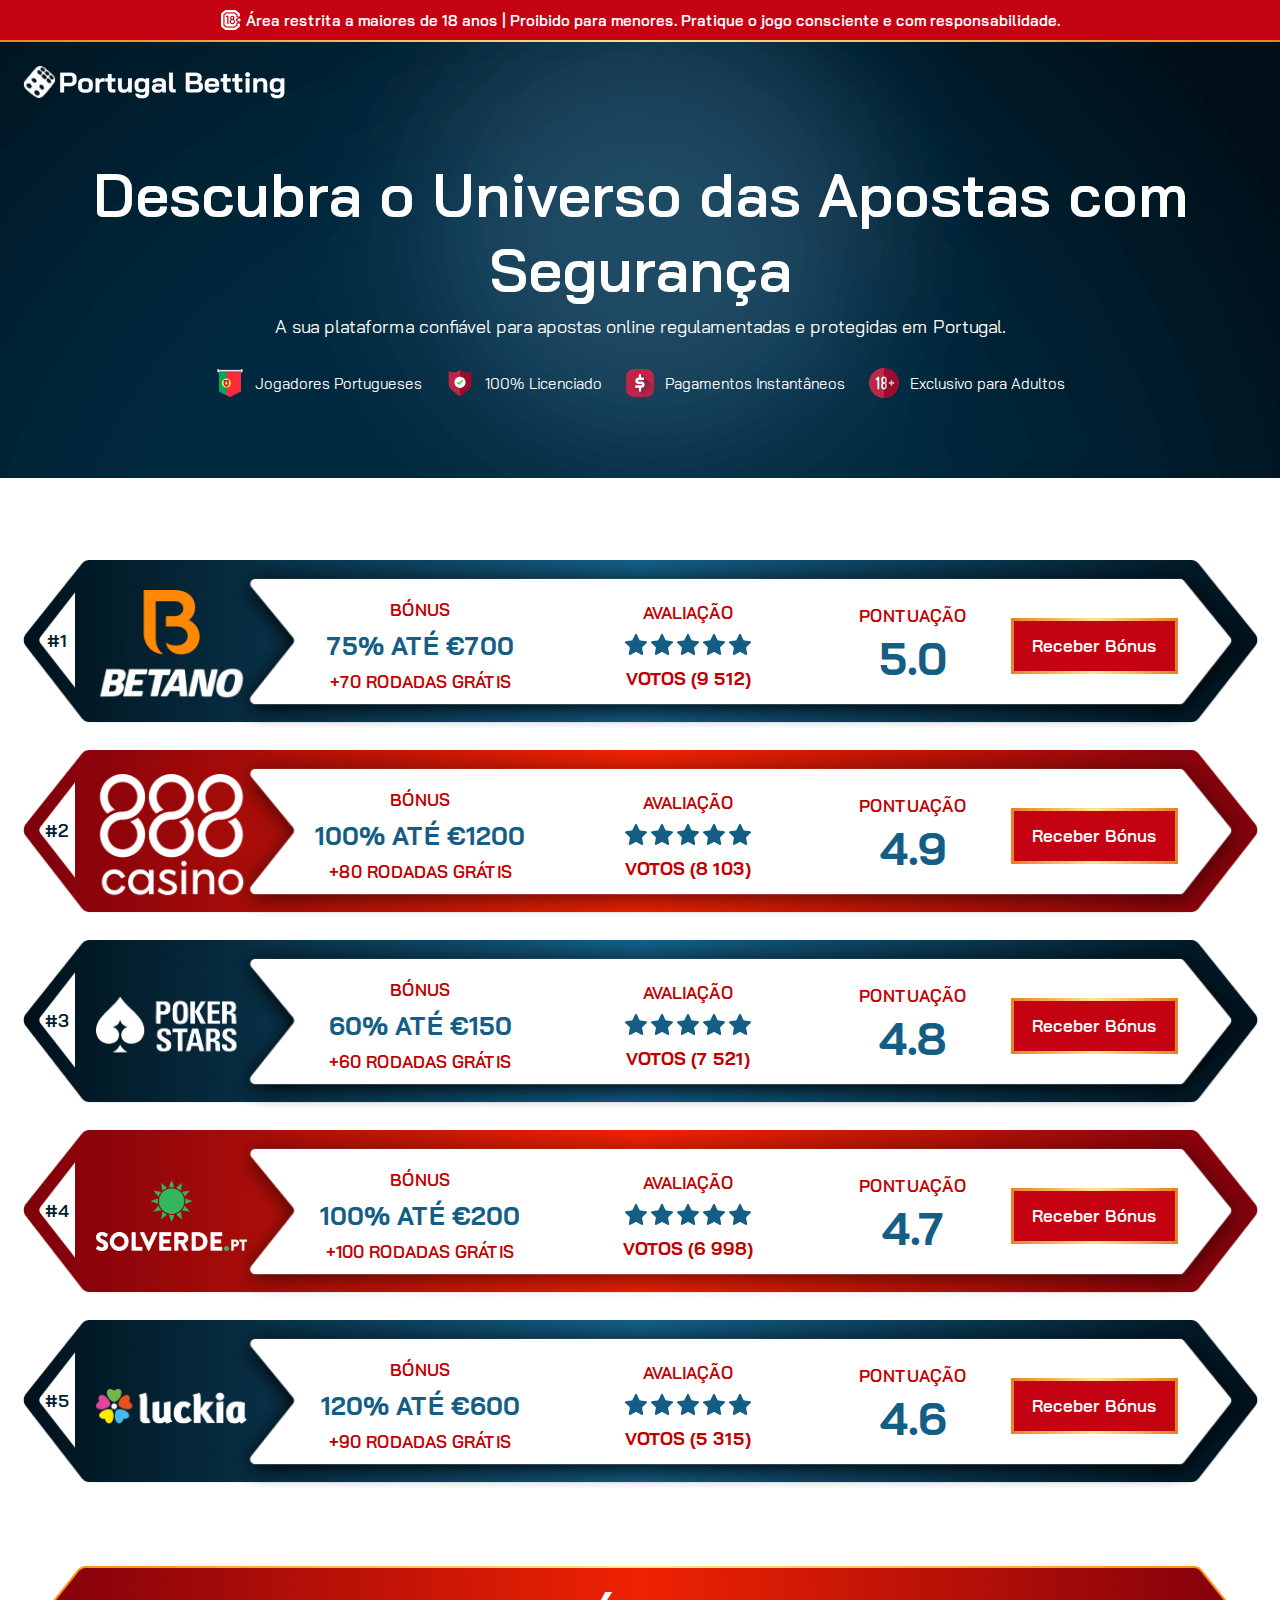
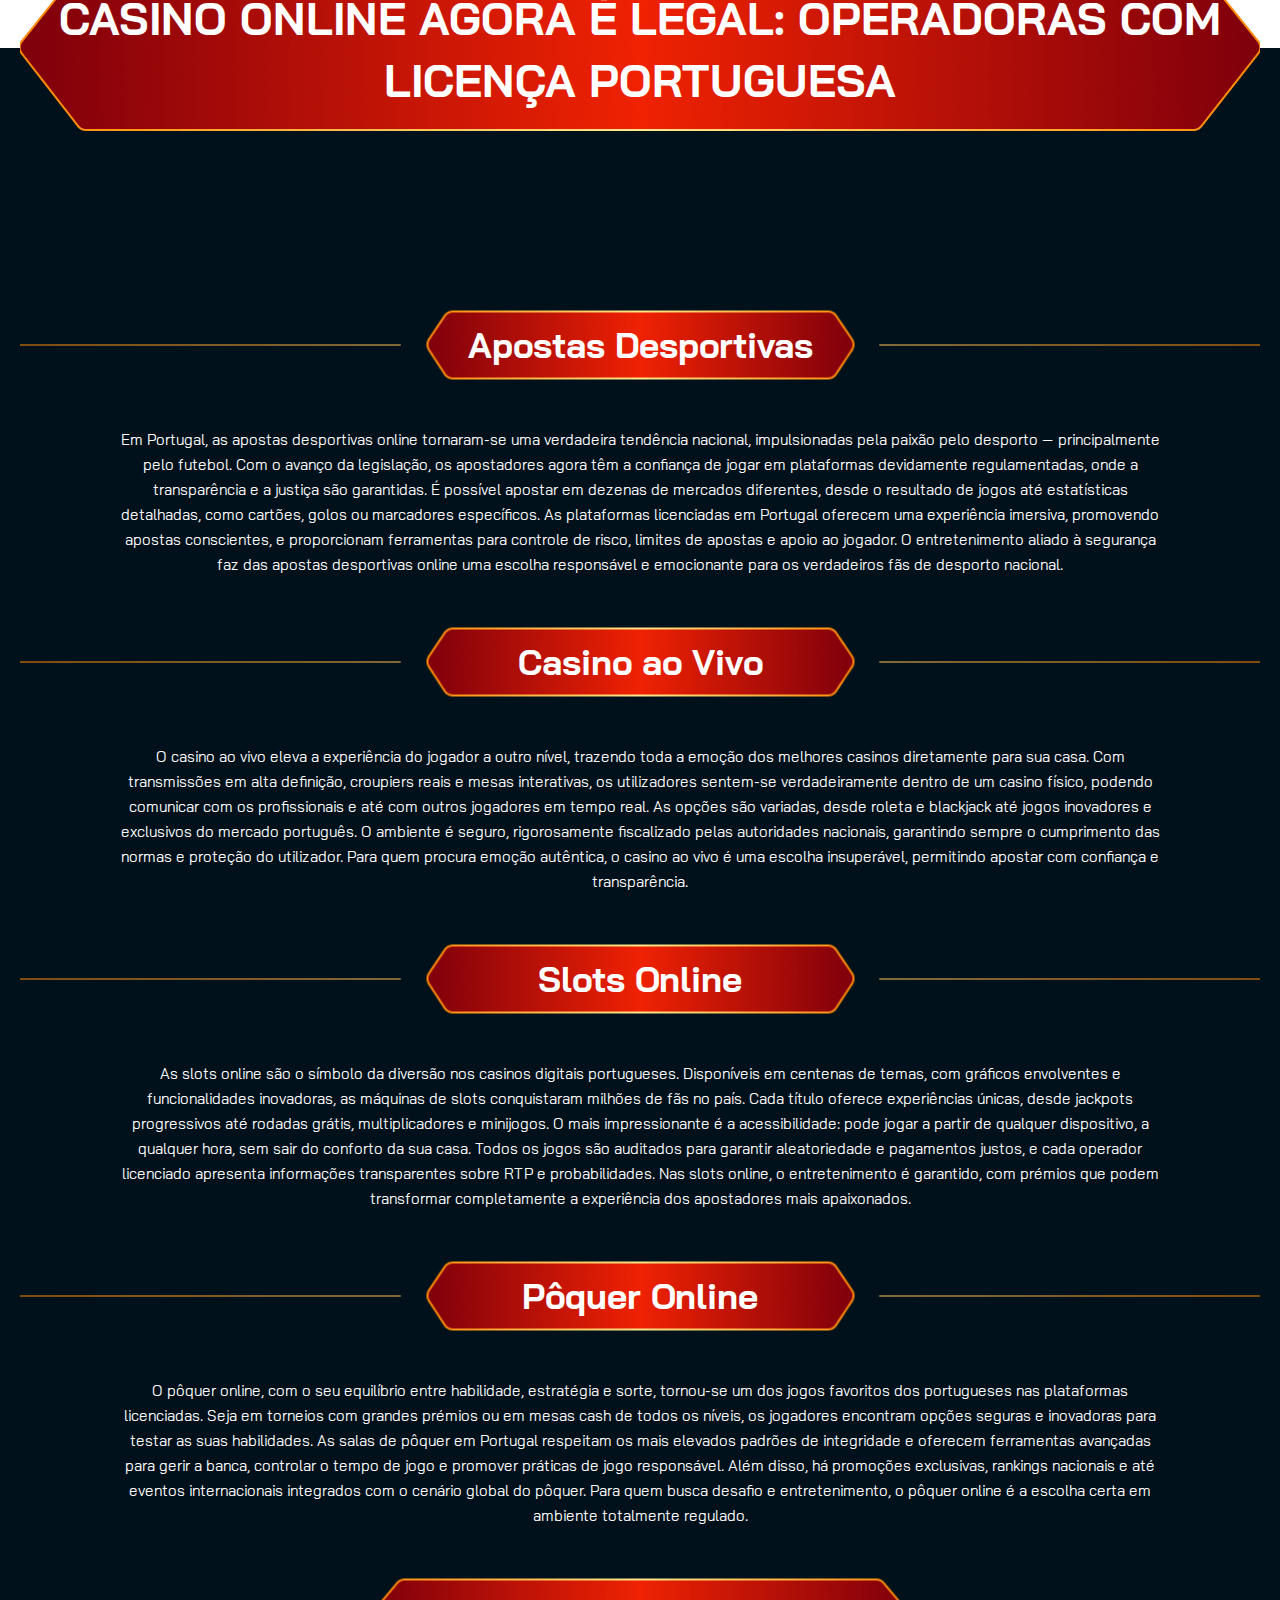
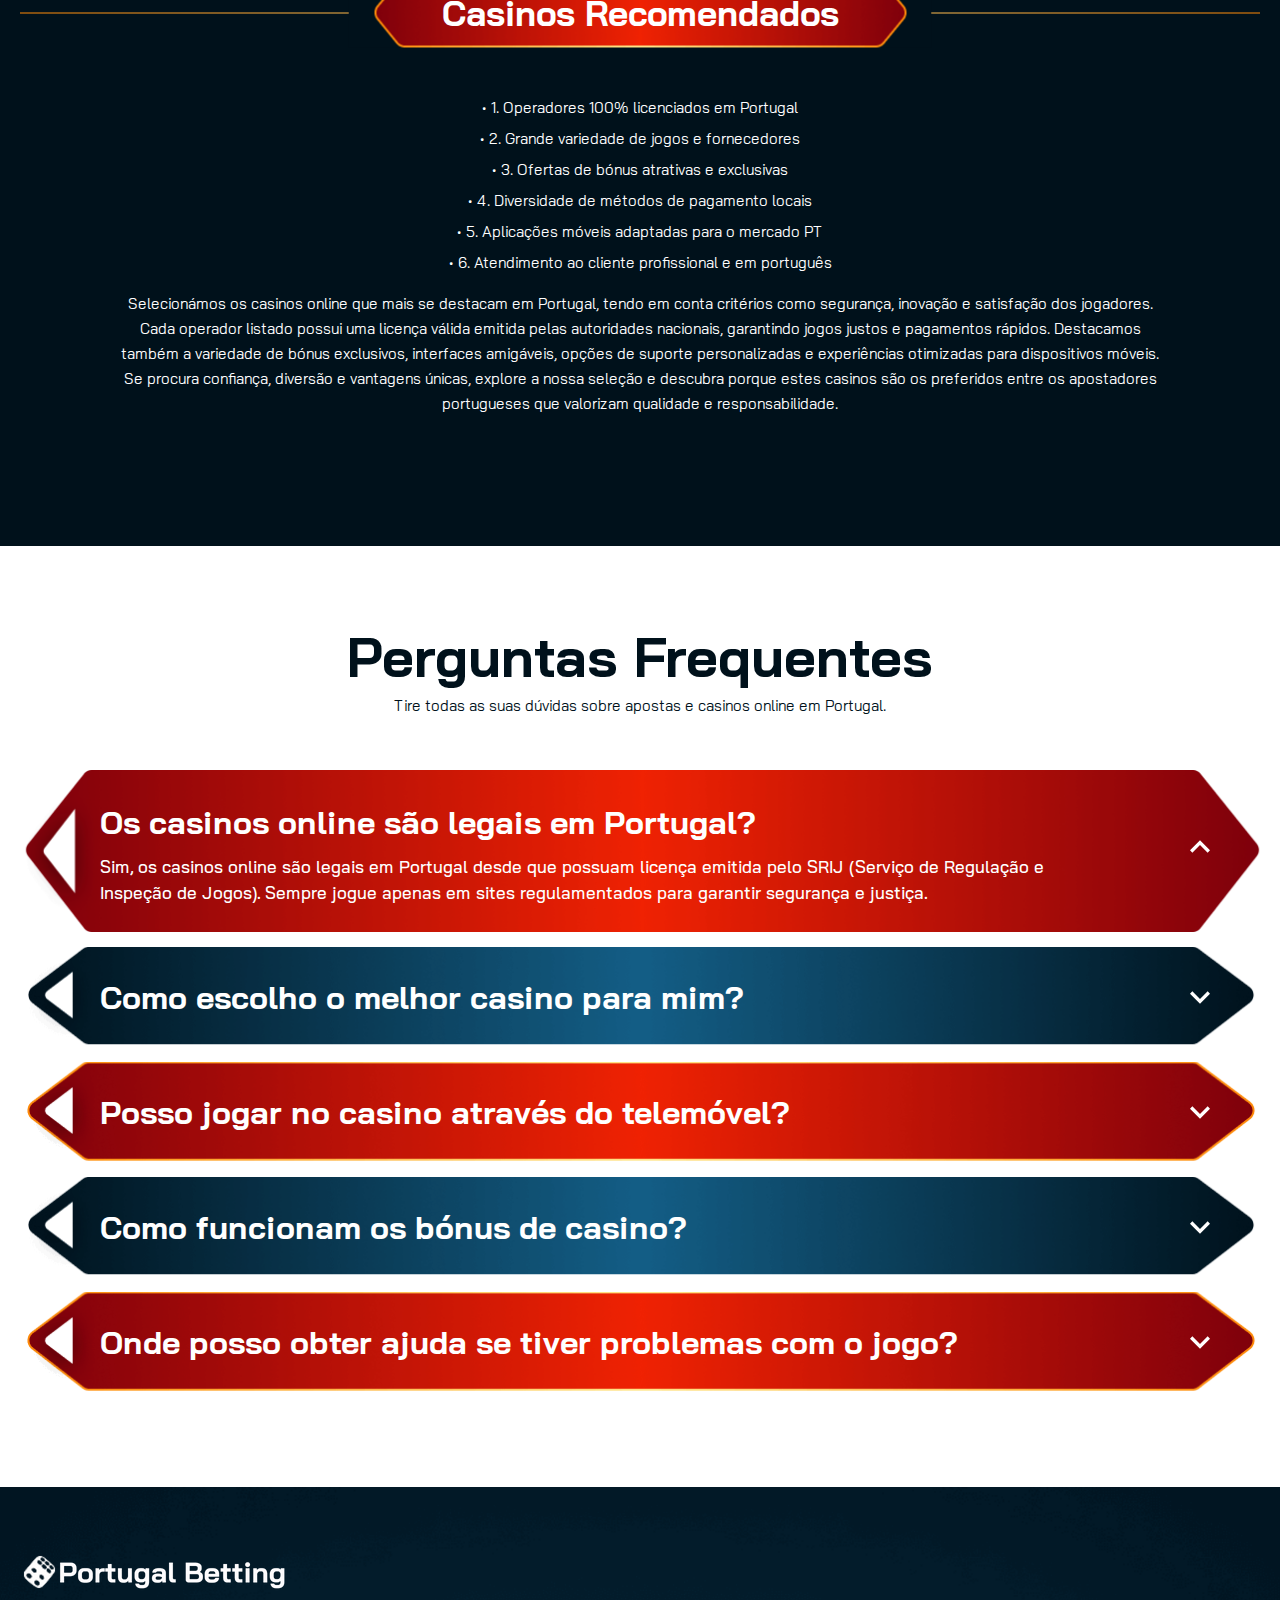
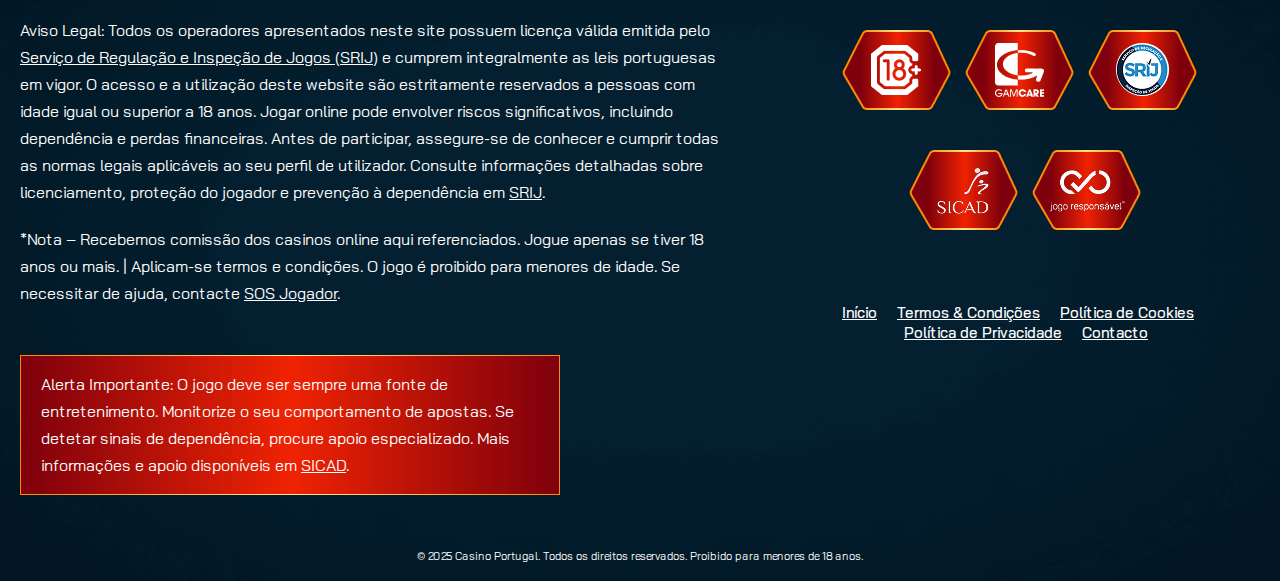
<file: index.html>
<!DOCTYPE html>
<html lang="pt">
	<head>
		<meta charset="UTF-8">
		<meta http-equiv="X-UA-Compatible" content="IE=edge">
		<meta name="viewport" content="width=device-width, initial-scale=1, shrink-to-fit=no">
		<meta name="keywords" content="melhores sites apostas Portugal, comparação casas de apostas, bónus exclusivos apostas, apostas desportivas online, apostas seguras Portugal, análise casas apostas, guia apostas 2025, avaliações sites apostas, apostas futebol Portugal, apostas confiáveis">
		<meta name="description" content="Explore o ranking exclusivo de 2025 dos melhores sites de apostas em Portugal em demoportugalsite.pt. Descubra bónus, análises detalhadas e recomendações especializadas para apostar com confiança.">
		<meta name="author" content="demoportugalsite.pt">
		<meta name="designer" content="demoportugalsite.pt">
		<meta name="publisher" content="demoportugalsite.pt">
		<meta name="copyright" content="&copy; 2025 demoportugalsite.pt">
		<meta name="language" content="Portuguese">
		<meta name="robots" content="index, follow">
		<meta name="reply-to" content="contact@demoportugalsite.pt">
		<title>Top Sites de Apostas Portugal 2025 | demoportugalsite.pt</title>
		<link rel="shortcut icon" href="img/favIC0nDPgt1.png" type="image/x-icon">
		<link rel="stylesheet" href="sTyleDPgt100.css">
		<link rel="stylesheet" href="css/respOnsiveDPgt200.css">
	</head>

	<body>
		<section class="csnptgl20-top18plus-area">
			<div class="csnptgl20-headertop-part">
				<p>
					<img src="img/ptgL18Dpgtx12.png" alt="Aviso de Acesso Restrito 18+" />
					Área restrita a maiores de 18 anos | Proibido para menores. Pratique o jogo consciente e com responsabilidade.
				</p>
			</div>
		</section>
		<section class="mobileheadbg-bg">
			<section class="csnptgl20-headbg-area">

				<header class="csnptgl20header-area">
					<div class="container">
						<div class="csnptgl20logo-part">
							<a href="index.html"><img src="img/logo.png" alt="logo" /></a>
						</div>
					</div>
				</header>

				<section class="hero-area">
					<div class="container">
						<div class="hero-part">
							<h1>Descubra o Universo das Apostas com Segurança</h1>
							<p>A sua plataforma confiável para apostas online regulamentadas e protegidas em Portugal.</p>
							<ul>
								<li>
									<img src="img/hrIcPtgL01d.png" alt="Ícone Apostas Portugal" />
									<h6>Jogadores Portugueses</h6>
								</li>
								<li>
									<img src="img/hrIcPtgL02d.png" alt="Ícone Licença Legal" />
									<h6>100% Licenciado</h6>
								</li>
								<li>
									<img src="img/hrIcPtgL03d.png" alt="Ícone Pagamento Rápido" />
									<h6>Pagamentos Instantâneos</h6>
								</li>
								<li>
									<img src="img/hrIcPtgL04d.png" alt="Ícone Só para Adultos" />
									<h6>Exclusivo para Adultos</h6>
								</li>
							</ul>
						</div>
					</div>
				</section>
			</section>
		</section>
		<section class="csnptgl20-ofrbs-box-area">
			<div class="container">
				<div class="csnptgl20-ofrbs-boxpart">

					<div class="mobileofrbs-boxbg1">
						<div class="main-csnptgl20-ofrbs-box  ofrbs-boxbg1">
							<div class="mainoffer">
								<div class="offer">
									<img src="img/ofBgPtgL01n8.png" alt="Fundo Oferta Betano Portugal" class="offerbg1" />
									<img src="img/ofBgPtgL01n9.png" alt="Fundo Secundário Oferta Betano" class="offerbg2" />
									<p>#1</p>
								</div>
							</div>
							<div class="csnptgl20-ofrbs-boxleft">
								<div class="csnptgl20-ofrbs-boxlogo">
									<div class="csnptgl20logosbox">
										<a href="https://www.betano.pt/" target="_blank">
											<img src="img/lgBntPtgL21n.png" alt="Logo Betano Portugal" class="csnptgl20boxlogo" />
										</a>
									</div>
								</div>
							</div>
							<div class="csnptgl20-ofrbs-boxright">
								<div class="csnptgl20-ofrbs-inner1">
									<div class="csnptgl20-ofrbsbox-bonus">
										<h4>Bónus</h4>
										<h3>75% ATÉ €700</h3>
										<p>+70 Rodadas Grátis</p>
									</div>
									<div class="csnptgl20-ofrbsbox-rating">
										<p>Avaliação</p>
										<img src="img/stPtgLrt21n.png" alt="Estrela de Avaliação" />
										<h3>Votos (9 512)</h3>
									</div>
								</div>
								<div class="csnptgl20-ofrbs-inner2">
									<div class="csnptgl20-ofrbsbox-score">
										<p>Pontuação</p>
										<h4>5.0</h4>
									</div>
									<div class="csnptgl20-ofrbs-boxbtn">
										<a href="https://www.betano.pt/" target="_blank">Receber Bónus</a>
									</div>
								</div>
							</div>
						</div>
					</div>

					<div class="mobileofrbs-boxbg2">
						<div class="main-csnptgl20-ofrbs-box  ofrbs-boxbg2">
							<div class="mainoffer">
								<div class="offer">
									<img src="img/ofBgPtgL01n8.png" alt="Fundo Oferta 888 Casino Portugal" class="offerbg1" />
									<img src="img/ofBgPtgL01n9.png" alt="Fundo Secundário Oferta 888" class="offerbg2" />
									<p>#2</p>
								</div>
							</div>
							<div class="csnptgl20-ofrbs-boxleft">
								<div class="csnptgl20-ofrbs-boxlogo">
									<div class="csnptgl20logosbox">
										<a href="https://casino.888.pt/" target="_blank">
											<img src="img/lg888PtgL21n.png" alt="Logo 888 Casino Portugal" class="csnptgl20boxlogo" />
										</a>
									</div>
								</div>
							</div>
							<div class="csnptgl20-ofrbs-boxright">
								<div class="csnptgl20-ofrbs-inner1">
									<div class="csnptgl20-ofrbsbox-bonus">
										<h4>Bónus</h4>
										<h3>100% ATÉ €1200</h3>
										<p>+80 Rodadas Grátis</p>
									</div>
									<div class="csnptgl20-ofrbsbox-rating">
										<p>Avaliação</p>
										<img src="img/stPtgLrt21n.png" alt="Estrela de Avaliação" />
										<h3>Votos (8 103)</h3>
									</div>
								</div>
								<div class="csnptgl20-ofrbs-inner2">
									<div class="csnptgl20-ofrbsbox-score">
										<p>Pontuação</p>
										<h4>4.9</h4>
									</div>
									<div class="csnptgl20-ofrbs-boxbtn">
										<a href="https://casino.888.pt/" target="_blank">Receber Bónus</a>
									</div>
								</div>
							</div>
						</div>
					</div>

					<div class="mobileofrbs-boxbg1">
						<div class="main-csnptgl20-ofrbs-box  ofrbs-boxbg1">
							<div class="mainoffer">
								<div class="offer">
									<img src="img/ofBgPtgL01n8.png" alt="Fundo Oferta PokerStars Portugal" class="offerbg1" />
									<img src="img/ofBgPtgL01n9.png" alt="Fundo Secundário Oferta PokerStars" class="offerbg2" />
									<p>#3</p>
								</div>
							</div>
							<div class="csnptgl20-ofrbs-boxleft">
								<div class="csnptgl20-ofrbs-boxlogo">
									<div class="csnptgl20logosbox">
										<a href="https://www.pokerstars.pt/" target="_blank">
											<img src="img/lgPsPtgL21n.png" alt="Logo PokerStars Portugal" class="csnptgl20boxlogo" />
										</a>
									</div>
								</div>
							</div>
							<div class="csnptgl20-ofrbs-boxright">
								<div class="csnptgl20-ofrbs-inner1">
									<div class="csnptgl20-ofrbsbox-bonus">
										<h4>Bónus</h4>
										<h3>60% ATÉ €150</h3>
										<p>+60 Rodadas Grátis</p>
									</div>
									<div class="csnptgl20-ofrbsbox-rating">
										<p>Avaliação</p>
										<img src="img/stPtgLrt21n.png" alt="Estrela de Avaliação" />
										<h3>Votos (7 521)</h3>
									</div>
								</div>
								<div class="csnptgl20-ofrbs-inner2">
									<div class="csnptgl20-ofrbsbox-score">
										<p>Pontuação</p>
										<h4>4.8</h4>
									</div>
									<div class="csnptgl20-ofrbs-boxbtn">
										<a href="https://www.pokerstars.pt/" target="_blank">Receber Bónus</a>
									</div>
								</div>
							</div>
						</div>
					</div>

					<div class="mobileofrbs-boxbg2">
						<div class="main-csnptgl20-ofrbs-box  ofrbs-boxbg2">
							<div class="mainoffer">
								<div class="offer">
									<img src="img/ofBgPtgL01n8.png" alt="Fundo Oferta Solverde Portugal" class="offerbg1" />
									<img src="img/ofBgPtgL01n9.png" alt="Fundo Secundário Oferta Solverde" class="offerbg2" />
									<p>#4</p>
								</div>
							</div>
							<div class="csnptgl20-ofrbs-boxleft">
								<div class="csnptgl20-ofrbs-boxlogo">
									<div class="csnptgl20logosbox">
										<a href="https://www.solverde.pt/" target="_blank">
											<img src="img/lgSvPtgL21n.png" alt="Logo Solverde Portugal" class="csnptgl20boxlogo" />
										</a>
									</div>
								</div>
							</div>
							<div class="csnptgl20-ofrbs-boxright">
								<div class="csnptgl20-ofrbs-inner1">
									<div class="csnptgl20-ofrbsbox-bonus">
										<h4>Bónus</h4>
										<h3>100% ATÉ €200</h3>
										<p>+100 Rodadas Grátis</p>
									</div>
									<div class="csnptgl20-ofrbsbox-rating">
										<p>Avaliação</p>
										<img src="img/stPtgLrt21n.png" alt="Estrela de Avaliação" />
										<h3>Votos (6 998)</h3>
									</div>
								</div>
								<div class="csnptgl20-ofrbs-inner2">
									<div class="csnptgl20-ofrbsbox-score">
										<p>Pontuação</p>
										<h4>4.7</h4>
									</div>
									<div class="csnptgl20-ofrbs-boxbtn">
										<a href="https://www.solverde.pt/" target="_blank">Receber Bónus</a>
									</div>
								</div>
							</div>
						</div>
					</div>

					<div class="mobileofrbs-boxbg1">
						<div class="main-csnptgl20-ofrbs-box  ofrbs-boxbg1">
							<div class="mainoffer">
								<div class="offer">
									<img src="img/ofBgPtgL01n8.png" alt="Fundo Oferta Luckia Portugal" class="offerbg1" />
									<img src="img/ofBgPtgL01n9.png" alt="Fundo Secundário Oferta Luckia" class="offerbg2" />
									<p>#5</p>
								</div>
							</div>
							<div class="csnptgl20-ofrbs-boxleft">
								<div class="csnptgl20-ofrbs-boxlogo">
									<div class="csnptgl20logosbox">
										<a href="https://www.luckia.pt/" target="_blank">
											<img src="img/lgLkPtgL21n.png" alt="Logo Luckia Portugal" class="csnptgl20boxlogo" />
										</a>
									</div>
								</div>
							</div>
							<div class="csnptgl20-ofrbs-boxright">
								<div class="csnptgl20-ofrbs-inner1">
									<div class="csnptgl20-ofrbsbox-bonus">
										<h4>Bónus</h4>
										<h3>120% ATÉ €600</h3>
										<p>+90 Rodadas Grátis</p>
									</div>
									<div class="csnptgl20-ofrbsbox-rating">
										<p>Avaliação</p>
										<img src="img/stPtgLrt21n.png" alt="Estrela de Avaliação" />
										<h3>Votos (5 315)</h3>
									</div>
								</div>
								<div class="csnptgl20-ofrbs-inner2">
									<div class="csnptgl20-ofrbsbox-score">
										<p>Pontuação</p>
										<h4>4.6</h4>
									</div>
									<div class="csnptgl20-ofrbs-boxbtn">
										<a href="https://www.luckia.pt/" target="_blank">Receber Bónus</a>
									</div>
								</div>
							</div>
						</div>
					</div>

				</div>
			</div>
		</section>
		<section class="csnptgl20-license-area">
			<div class="container">
				<div class="csnptgl20-license-part">
					<div class="csnptgl20-license-hd">
						<h2>CASINO ONLINE AGORA É LEGAL: OPERADORAS COM LICENÇA PORTUGUESA</h2>
						<img src="img/licensebgimg1.png" alt="Selo de Licença Legal Casino Portugal" class="licensebgimg1" />
						<img src="img/licensebgimg2.png" alt="Certificado Autoridade Jogo Online Portugal" class="licensebgimg2" />
					</div>

					<div class="csnptgl20-license-item1">
						<div class="csnptgl20-license-itemhd">
							<h2>Apostas Desportivas</h2>
							<img src="img/smbg1.png" alt="Ícone Apostas Desportivas Portugal" class="smbg1" />
							<span></span>
						</div>
						<div class="csnptgl20-license-text">
							<p>
								Em Portugal, as apostas desportivas online tornaram-se uma verdadeira tendência nacional, impulsionadas pela paixão pelo desporto — principalmente pelo futebol. Com o avanço da legislação, os apostadores agora têm a confiança de jogar em plataformas devidamente regulamentadas, onde a transparência e a justiça são garantidas. É possível apostar em dezenas de mercados diferentes, desde o resultado de jogos até estatísticas detalhadas, como cartões, golos ou marcadores específicos. As plataformas licenciadas em Portugal oferecem uma experiência imersiva, promovendo apostas conscientes, e proporcionam ferramentas para controle de risco, limites de apostas e apoio ao jogador. O entretenimento aliado à segurança faz das apostas desportivas online uma escolha responsável e emocionante para os verdadeiros fãs de desporto nacional.
							</p>
						</div>
					</div>

					<div class="csnptgl20-license-item1">
						<div class="csnptgl20-license-itemhd">
							<h2>Casino ao Vivo</h2>
							<img src="img/smbg1.png" alt="Ícone Casino ao Vivo Portugal" class="smbg1" />
							<span></span>
						</div>
						<div class="csnptgl20-license-text">
							<p>
								O casino ao vivo eleva a experiência do jogador a outro nível, trazendo toda a emoção dos melhores casinos diretamente para sua casa. Com transmissões em alta definição, croupiers reais e mesas interativas, os utilizadores sentem-se verdadeiramente dentro de um casino físico, podendo comunicar com os profissionais e até com outros jogadores em tempo real. As opções são variadas, desde roleta e blackjack até jogos inovadores e exclusivos do mercado português. O ambiente é seguro, rigorosamente fiscalizado pelas autoridades nacionais, garantindo sempre o cumprimento das normas e proteção do utilizador. Para quem procura emoção autêntica, o casino ao vivo é uma escolha insuperável, permitindo apostar com confiança e transparência.
							</p>
						</div>
					</div>

					<div class="csnptgl20-license-item1">
						<div class="csnptgl20-license-itemhd">
							<h2>Slots Online</h2>
							<img src="img/smbg1.png" alt="Ícone Slots Online Portugal" class="smbg1" />
							<span></span>
						</div>
						<div class="csnptgl20-license-text">
							<p>
								As slots online são o símbolo da diversão nos casinos digitais portugueses. Disponíveis em centenas de temas, com gráficos envolventes e funcionalidades inovadoras, as máquinas de slots conquistaram milhões de fãs no país. Cada título oferece experiências únicas, desde jackpots progressivos até rodadas grátis, multiplicadores e minijogos. O mais impressionante é a acessibilidade: pode jogar a partir de qualquer dispositivo, a qualquer hora, sem sair do conforto da sua casa. Todos os jogos são auditados para garantir aleatoriedade e pagamentos justos, e cada operador licenciado apresenta informações transparentes sobre RTP e probabilidades. Nas slots online, o entretenimento é garantido, com prémios que podem transformar completamente a experiência dos apostadores mais apaixonados.
							</p>
						</div>
					</div>

					<div class="csnptgl20-license-item1">
						<div class="csnptgl20-license-itemhd">
							<h2>Pôquer Online</h2>
							<img src="img/smbg1.png" alt="Ícone Poker Online Portugal" class="smbg1" />
							<span></span>
						</div>
						<div class="csnptgl20-license-text">
							<p>
								O pôquer online, com o seu equilíbrio entre habilidade, estratégia e sorte, tornou-se um dos jogos favoritos dos portugueses nas plataformas licenciadas. Seja em torneios com grandes prémios ou em mesas cash de todos os níveis, os jogadores encontram opções seguras e inovadoras para testar as suas habilidades. As salas de pôquer em Portugal respeitam os mais elevados padrões de integridade e oferecem ferramentas avançadas para gerir a banca, controlar o tempo de jogo e promover práticas de jogo responsável. Além disso, há promoções exclusivas, rankings nacionais e até eventos internacionais integrados com o cenário global do pôquer. Para quem busca desafio e entretenimento, o pôquer online é a escolha certa em ambiente totalmente regulado.
							</p>
						</div>
					</div>

					<div class="csnptgl20-license-item1 ">
						<div class="csnptgl20-license-itemhd license-itemhdbg">
							<h2>Casinos Recomendados</h2>
							<img src="img/smbg2.png" alt="Ícone Casinos Recomendados Portugal" class="smbg1" />
							<span></span>
						</div>
						<div class="csnptgl20-license-text">
							<ul>
								<li>• 1. Operadores 100% licenciados em Portugal</li>
								<li>• 2. Grande variedade de jogos e fornecedores</li>
								<li>• 3. Ofertas de bónus atrativas e exclusivas</li>
								<li>• 4. Diversidade de métodos de pagamento locais</li>
								<li>• 5. Aplicações móveis adaptadas para o mercado PT</li>
								<li>• 6. Atendimento ao cliente profissional e em português</li>
							</ul>
							<p>
								Selecionámos os casinos online que mais se destacam em Portugal, tendo em conta critérios como segurança, inovação e satisfação dos jogadores. Cada operador listado possui uma licença válida emitida pelas autoridades nacionais, garantindo jogos justos e pagamentos rápidos. Destacamos também a variedade de bónus exclusivos, interfaces amigáveis, opções de suporte personalizadas e experiências otimizadas para dispositivos móveis. Se procura confiança, diversão e vantagens únicas, explore a nossa seleção e descubra porque estes casinos são os preferidos entre os apostadores portugueses que valorizam qualidade e responsabilidade.
							</p>
						</div>
					</div>
				</div>
			</div>
		</section>
		<section class="csnptgl20-faq-area">
			<div class="container">
				<div class="faq-heading">
					<h2>Perguntas Frequentes</h2>
					<p>Tire todas as suas dúvidas sobre apostas e casinos online em Portugal.</p>
				</div>
				
				<div class="ziehharmonika">
					
					<div class="itembox itemboxcl1  active">
						<h3>
						Os casinos online são legais em Portugal?
						<svg class="plus-icon" style="display:none;" xmlns="http://www.w3.org/2000/svg" viewBox="0 0 24 24"> 
							<path d="M7.41 8.59 12 13.17l4.59-4.58L18 10l-6 6-6-6z"/>
						</svg>
						<svg class="minus-icon" style="display:inline;" xmlns="http://www.w3.org/2000/svg" viewBox="0 0 24 24">
							<path d="M7.41 15.41 12 10.83l4.59 4.58L18 14l-6-6-6 6z"/>
						</svg>
						</h3>
						<div class="content" style="display:block;">
							<p>Sim, os casinos online são legais em Portugal desde que possuam licença emitida pelo SRIJ (Serviço de Regulação e Inspeção de Jogos). Sempre jogue apenas em sites regulamentados para garantir segurança e justiça.</p>
						</div>
					</div>
					
					<div class="itembox itemboxcl2">
						<h3>
						Como escolho o melhor casino para mim?
						<span class="toggle-icons">
							<svg class="plus-icon" xmlns="http://www.w3.org/2000/svg" viewBox="0 0 24 24"> <path d="M7.41 8.59 12 13.17l4.59-4.58L18 10l-6 6-6-6z"/> </svg>
							<svg class="minus-icon" xmlns="http://www.w3.org/2000/svg" viewBox="0 0 24 24">   <path d="M7.41 15.41 12 10.83l4.59 4.58L18 14l-6-6-6 6z"/> </svg>
						</span>
						</h3>
						<div class="content">
							<p>Considere fatores como reputação, variedade de jogos, ofertas de bónus, métodos de pagamento e suporte ao cliente. Consulte sempre as nossas recomendações e análises para encontrar o casino que mais se adapta ao seu perfil.</p>
						</div>
					</div>
					
					<div class="itembox itemboxcl1">
						<h3>
						Posso jogar no casino através do telemóvel?
						<span class="toggle-icons">
							<svg class="plus-icon" xmlns="http://www.w3.org/2000/svg" viewBox="0 0 24 24"> <path d="M7.41 8.59 12 13.17l4.59-4.58L18 10l-6 6-6-6z"/> </svg>
							<svg class="minus-icon" xmlns="http://www.w3.org/2000/svg" viewBox="0 0 24 24">   <path d="M7.41 15.41 12 10.83l4.59 4.58L18 14l-6-6-6 6z"/> </svg>
						</span>
						</h3>
						<div class="content">
							<p>Sim, a maioria dos casinos online portugueses oferece sites otimizados para dispositivos móveis ou aplicações dedicadas. Pode jogar, depositar e levantar fundos diretamente do seu smartphone ou tablet.</p>
						</div>
					</div>
					
					<div class="itembox itemboxcl2">
						<h3>
						Como funcionam os bónus de casino?
						<span class="toggle-icons">
							<svg class="plus-icon" xmlns="http://www.w3.org/2000/svg" viewBox="0 0 24 24"> <path d="M7.41 8.59 12 13.17l4.59-4.58L18 10l-6 6-6-6z"/> </svg>
							<svg class="minus-icon" xmlns="http://www.w3.org/2000/svg" viewBox="0 0 24 24">   <path d="M7.41 15.41 12 10.83l4.59 4.58L18 14l-6-6-6 6z"/> </svg>
						</span>
						</h3>
						<div class="content">
							<p>Os bónus de casino podem incluir dinheiro extra, rodadas grátis ou outras promoções. Normalmente, é necessário cumprir requisitos de apostas antes de poder levantar os ganhos. Leia sempre os termos de cada oferta.</p>
						</div>
					</div>

					<div class="itembox itemboxcl1">
						<h3>
						Onde posso obter ajuda se tiver problemas com o jogo?
						<span class="toggle-icons">
							<svg class="plus-icon" xmlns="http://www.w3.org/2000/svg" viewBox="0 0 24 24"> <path d="M7.41 8.59 12 13.17l4.59-4.58L18 10l-6 6-6-6z"/> </svg>
							<svg class="minus-icon" xmlns="http://www.w3.org/2000/svg" viewBox="0 0 24 24">   <path d="M7.41 15.41 12 10.83l4.59 4.58L18 14l-6-6-6 6z"/> </svg>
						</span>
						</h3>
						<div class="content">
							<p>Se sentir que tem um problema com o jogo, pode procurar apoio no SICAD (Serviço de Intervenção nos Comportamentos Aditivos e nas Dependências) ou em linhas de ajuda como o Linha Vida: 1414. Aposte sempre com responsabilidade.</p>
						</div>
					</div>                    
				</div>
			</div>
		</section>
		<footer class="csnptgl20footer-area">
			<div class="container">
				<div class="footer-part">

					<div class="footerleft">
						<div class="footerlogo-part">
							<a href="index.html">
								<img src="img/footerlogo.png" alt="Logótipo Casino Portugal 18+" />
							</a>
						</div>
						
						<div class="footerpr-part">
							<p>
								Aviso Legal: Todos os operadores apresentados neste site possuem licença válida emitida pelo 
								<a href="https://www.srij.turismodeportugal.pt/pt" target="_blank">Serviço de Regulação e Inspeção de Jogos (SRIJ)</a> e cumprem integralmente as leis portuguesas em vigor. O acesso e a utilização deste website são estritamente reservados a pessoas com idade igual ou superior a 18 anos. Jogar online pode envolver riscos significativos, incluindo dependência e perdas financeiras. Antes de participar, assegure-se de conhecer e cumprir todas as normas legais aplicáveis ao seu perfil de utilizador. Consulte informações detalhadas sobre licenciamento, proteção do jogador e prevenção à dependência em <a href="https://www.srij.turismodeportugal.pt/pt" target="_blank">SRIJ</a>.
							</p>
							<p>
								*Nota – Recebemos comissão dos casinos online aqui referenciados. Jogue apenas se tiver 18 anos ou mais. | Aplicam-se termos e condições. O jogo é proibido para menores de idade. Se necessitar de ajuda, contacte <a href="https://jogoresponsavel.pt/" target="_blank">SOS Jogador</a>.
							</p>
						</div>
						<div class="note-text">
							<p>
								Alerta Importante: O jogo deve ser sempre uma fonte de entretenimento. Monitorize o seu comportamento de apostas. Se detetar sinais de dependência, procure apoio especializado. Mais informações e apoio disponíveis em <a href="https://www.sicad.pt/pt/Paginas/default.aspx" target="_blank">SICAD</a>.
							</p>
						</div>						
					</div>

					<div class="footerright">
						<div class="footer-nav mbfooternav">
							<ul>
								<li><a href="index.html">Início</a></li>
								<li><a href="termos-condicoes.html">Termos & Condições</a></li>
								<li><a href="politica-cookies.html">Política de Cookies</a></li>
								<li><a href="politica-privacidade.html">Política de Privacidade</a></li>
								<li><a href="mailto:contact@demoportugalsite.pt">Contacto</a></li>
							</ul>
						</div>
						
						<div class="footerlogos">
							<ul>
								<li><a><img src="img/ft18PlDPtGL01.png" alt="Ícone Proibido Menores de 18 Anos" /></a></li>
								<li><a href="https://www.gamcare.org.uk/" target="_blank"><img src="img/ftGmCrDPtGL02.png" alt="Ajuda GamCare Portugal" /></a></li>
								<li><a href="https://www.srij.turismodeportugal.pt/pt" target="_blank"><img src="img/ftSRJDPtGL03.png" alt="Selo SRIJ Portugal" /></a></li>
								<li><a href="https://www.sicad.pt/pt/Paginas/default.aspx" target="_blank"><img src="img/ftSICDPtGL04.png" alt="Prevenção Dependência Jogo SICAD" /></a></li>
								<li><a href="https://jogoresponsavel.pt/" target="_blank"><img src="img/ftJRDPTGL05.png" alt="Jogo Responsável Portugal" /></a></li>
							</ul>
						</div>
						<div class="footer-nav cmfooternav">
							<ul>
								<li><a href="index.html">Início</a></li>
								<li><a href="termos-condicoes.html">Termos & Condições</a></li>
								<li><a href="politica-cookies.html">Política de Cookies</a></li>
								<li><a href="politica-privacidade.html">Política de Privacidade</a></li>
								<li><a href="mailto:contact@demoportugalsite.pt">Contacto</a></li>
							</ul>
						</div>
					</div>
				</div>
			</div>
			<div class="csnptgl20copyright">
				<p>&copy; 2025 Casino Portugal. Todos os direitos reservados. Proibido para menores de 18 anos.</p>
			</div>			
		</footer>
		<script src="js/scripts.js"></script>
		<script src="https://code.jquery.com/jquery-3.6.0.min.js"></script>
		<script>
		$(document).ready(function () {
		$('.itembox h3').click(function () {
		var parentBox = $(this).closest('.itembox');
		var content = parentBox.find('.content');
		if (parentBox.hasClass('active')) {
		content.slideUp(200);
		parentBox.removeClass('active');
		} else {
		$('.itembox .content').slideUp(200);
		$('.itembox').removeClass('active');
		content.slideDown(200);
		parentBox.addClass('active');
		}
		});
		});
		</script>
		
	</body>
</html>
</file>
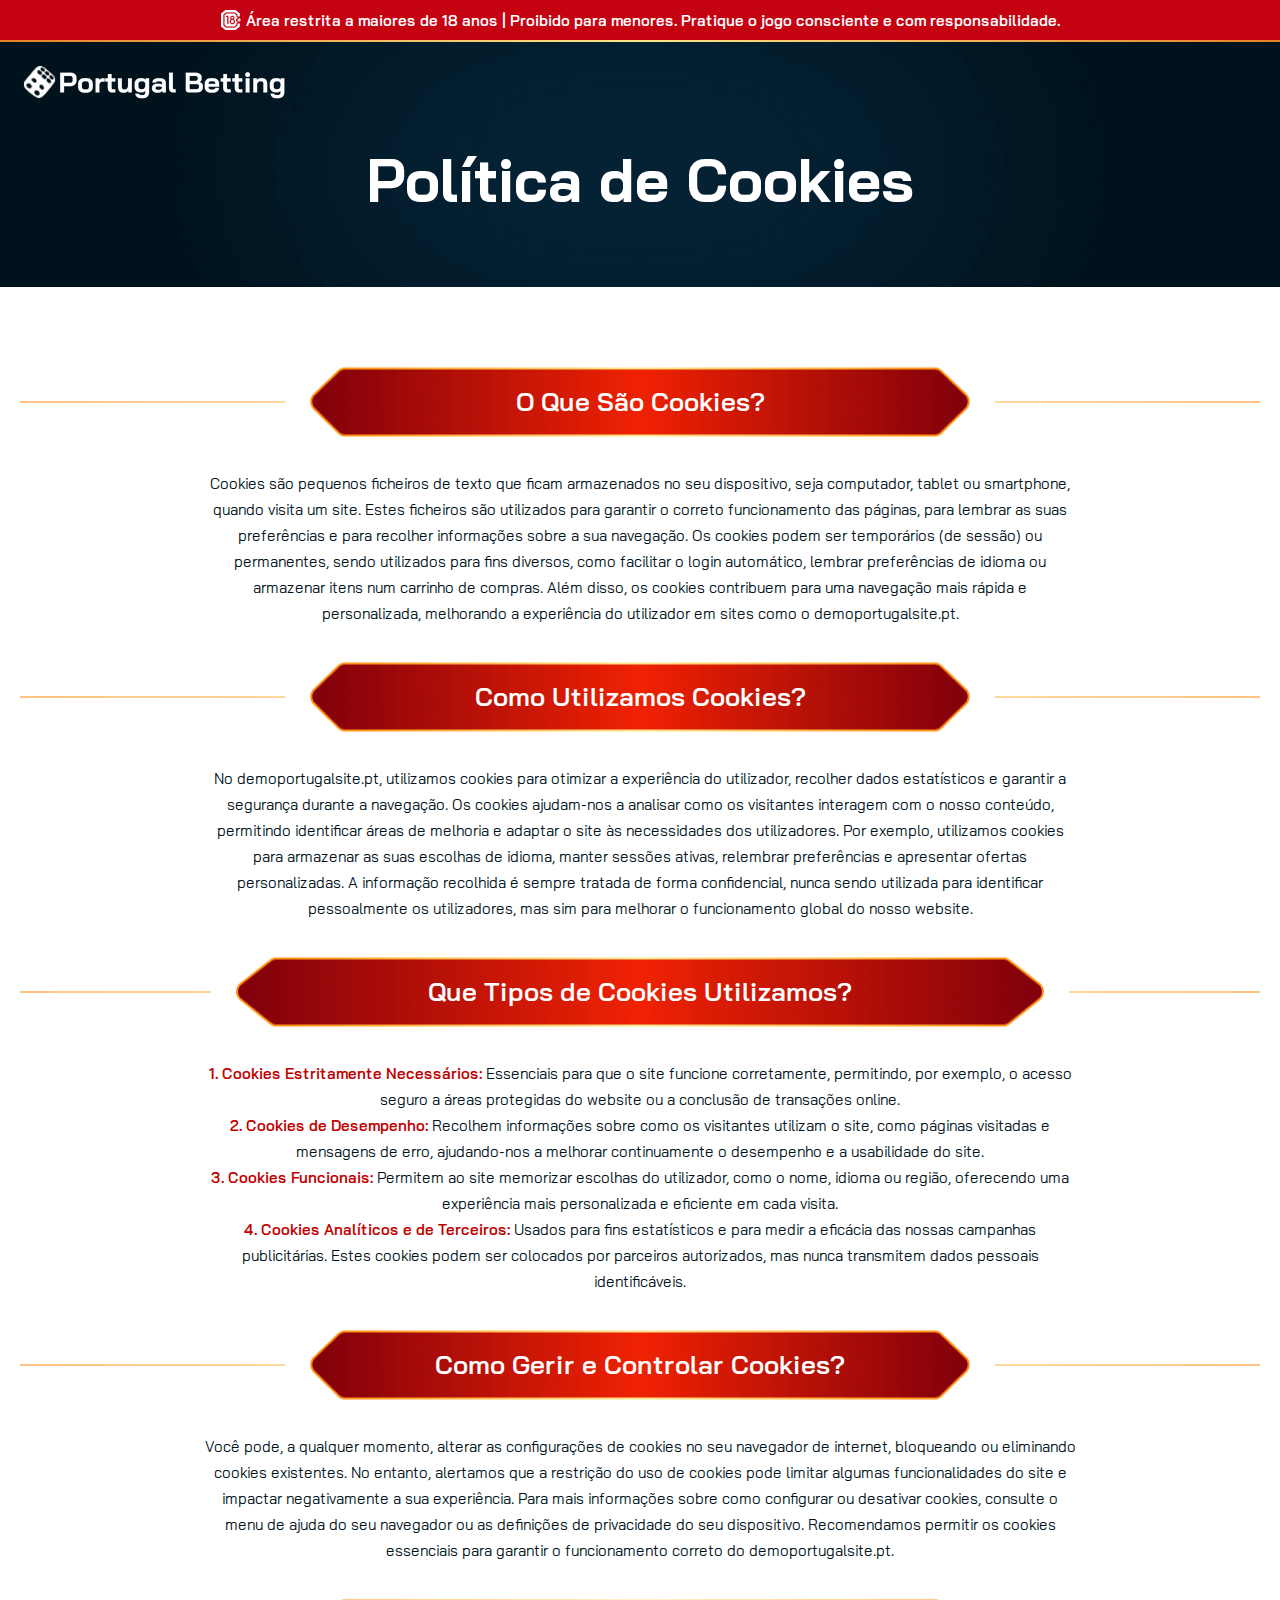
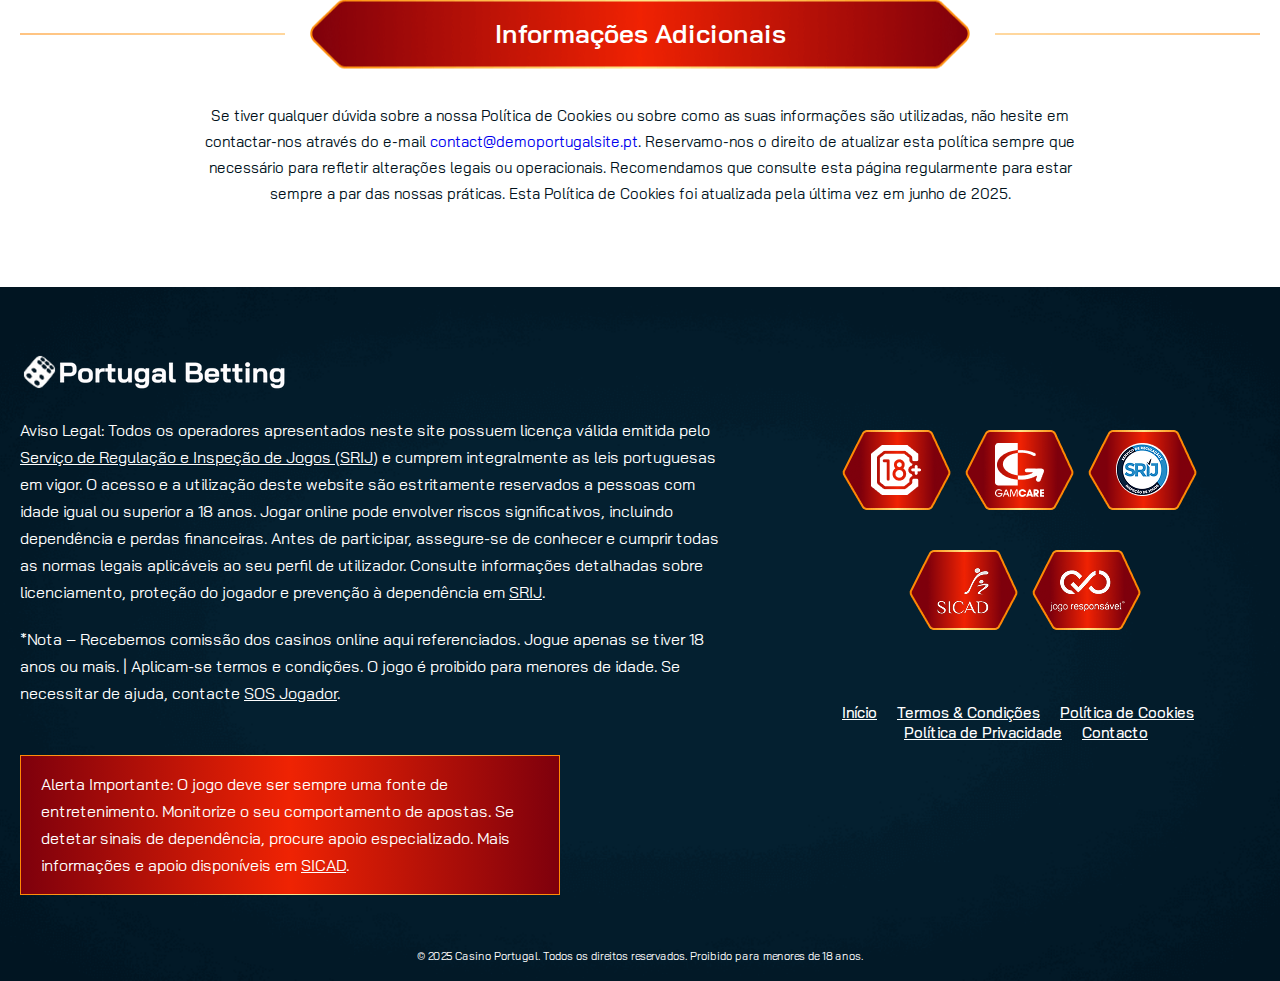
<file: politica-cookies.html>
<!DOCTYPE html>
<html lang="en-US">
	<head>
		<meta charset="UTF-8">
		<meta http-equiv="X-UA-Compatible" content="IE=edge">
		<meta name="viewport" content="width=device-width, initial-scale=1, shrink-to-fit=no">
		<meta name="keywords" content="política de cookies, gestão de cookies, consentimento cookies, segurança online, privacidade web, cookies essenciais, cookies de desempenho, cookies de terceiros, demoportugalsite.pt, apostas Portugal">
		<meta name="description" content="Saiba como o demoportugalsite.pt utiliza cookies para melhorar a sua experiência, garantir segurança e respeitar a sua privacidade enquanto navega nos melhores sites de apostas em Portugal. Consulte a nossa Política de Cookies atualizada.">
		<meta name="author" content="demoportugalsite.pt">
		<meta name="designer" content="demoportugalsite.pt">
		<meta name="publisher" content="demoportugalsite.pt">
		<meta name="copyright" content="&copy; 2025 demoportugalsite.pt">
		<meta name="language" content="Portuguese">
		<meta name="robots" content="index, follow">
		<meta name="reply-to" content="contact@demoportugalsite.pt">
		<title>Política de Cookies | demoportugalsite.pt</title>
		<link rel="shortcut icon" href="img/favIC0nDPgt1.png" type="image/x-icon">
		<link rel="stylesheet" href="sTyleDPgt100.css">
		<link rel="stylesheet" href="css/respOnsiveDPgt200.css">
	</head>
	<body>
		<section class="csnptgl20-top18plus-area">
			<div class="csnptgl20-headertop-part">
				<p>
					<img src="img/ptgL18Dpgtx12.png" alt="Aviso de Acesso Restrito 18+" />
					Área restrita a maiores de 18 anos | Proibido para menores. Pratique o jogo consciente e com responsabilidade.
				</p>
			</div>
		</section>
		<section class="herobg2-area">
			<section class="newtexthero-area">
				<div class="container">
					<div class="newtexthero-parts">
						<div class="csnptgl20logo-part">
							<a href="index.html"><img src="img/logo.png" alt="logo" /></a>
						</div>
						<div class="newtexthero-part">
							<div class="newtexthero-left">
								<h1>Política de Cookies</h1>
							</div>
						</div>
					</div>
				</div>
			</section>
		</section>
		<section class="csnptgl20-lcetext-area">
			<div class="container">
				<div class="csnptgl20-lcetext-part">

					<div class="csnptgl20-lcetext-item1">
						<div class="csnptgl20-lcetext-itemhd">
							<h2>O Que São Cookies?</h2>
							<img src="img/newscbgP1ptgL.png" alt="Ilustração de Cookies" class="lcesmbg1" />
							<img src="img/newscbgP3ptgL.png" alt="Cookies para Navegação" class="lcesmbg2" />
							<span></span>
						</div>
						<div class="csnptgl20-lceprtext-part">
							<p>
								Cookies são pequenos ficheiros de texto que ficam armazenados no seu dispositivo, seja computador, tablet ou smartphone, quando visita um site. Estes ficheiros são utilizados para garantir o correto funcionamento das páginas, para lembrar as suas preferências e para recolher informações sobre a sua navegação. Os cookies podem ser temporários (de sessão) ou permanentes, sendo utilizados para fins diversos, como facilitar o login automático, lembrar preferências de idioma ou armazenar itens num carrinho de compras. Além disso, os cookies contribuem para uma navegação mais rápida e personalizada, melhorando a experiência do utilizador em sites como o demoportugalsite.pt.
							</p>
						</div>
					</div>

					<div class="csnptgl20-lcetext-item1">
						<div class="csnptgl20-lcetext-itemhd">
							<h2>Como Utilizamos Cookies?</h2>
							<img src="img/newscbgP1ptgL.png" alt="Cookies de Preferências" class="lcesmbg1" />
							<img src="img/newscbgP3ptgL.png" alt="Gestão de Cookies" class="lcesmbg2" />
							<span></span>
						</div>
						<div class="csnptgl20-lceprtext-part">
							<p>
								No demoportugalsite.pt, utilizamos cookies para otimizar a experiência do utilizador, recolher dados estatísticos e garantir a segurança durante a navegação. Os cookies ajudam-nos a analisar como os visitantes interagem com o nosso conteúdo, permitindo identificar áreas de melhoria e adaptar o site às necessidades dos utilizadores. Por exemplo, utilizamos cookies para armazenar as suas escolhas de idioma, manter sessões ativas, relembrar preferências e apresentar ofertas personalizadas. A informação recolhida é sempre tratada de forma confidencial, nunca sendo utilizada para identificar pessoalmente os utilizadores, mas sim para melhorar o funcionamento global do nosso website.
							</p>
						</div>
					</div>

					<div class="csnptgl20-lcetext-item1">
						<div class="csnptgl20-lcetext-itemhd">
							<h2>Que Tipos de Cookies Utilizamos?</h2>
							<img src="img/newscbgP2ptgL.png" alt="Tipos de Cookies" class="lcesmbg1" />
							<img src="img/newscbgP3ptgL.png" alt="Classificação de Cookies" class="lcesmbg2" />
							<span></span>
						</div>
						<div class="csnptgl20-lceprtext-part">
							<p>
								<span>1. Cookies Estritamente Necessários:</span> Essenciais para que o site funcione corretamente, permitindo, por exemplo, o acesso seguro a áreas protegidas do website ou a conclusão de transações online.
							</p>
							<p>
								<span>2. Cookies de Desempenho:</span> Recolhem informações sobre como os visitantes utilizam o site, como páginas visitadas e mensagens de erro, ajudando-nos a melhorar continuamente o desempenho e a usabilidade do site.
							</p>
							<p>
								<span>3. Cookies Funcionais:</span> Permitem ao site memorizar escolhas do utilizador, como o nome, idioma ou região, oferecendo uma experiência mais personalizada e eficiente em cada visita.
							</p>
							<p>
								<span>4. Cookies Analíticos e de Terceiros:</span> Usados para fins estatísticos e para medir a eficácia das nossas campanhas publicitárias. Estes cookies podem ser colocados por parceiros autorizados, mas nunca transmitem dados pessoais identificáveis.
							</p>
						</div>
					</div>

					<div class="csnptgl20-lcetext-item1">
						<div class="csnptgl20-lcetext-itemhd">
							<h2>Como Gerir e Controlar Cookies?</h2>
							<img src="img/newscbgP1ptgL.png" alt="Configurações de Cookies" class="lcesmbg1" />
							<img src="img/newscbgP3ptgL.png" alt="Preferências de Cookies" class="lcesmbg2" />
							<span></span>
						</div>
						<div class="csnptgl20-lceprtext-part">
							<p>
								Você pode, a qualquer momento, alterar as configurações de cookies no seu navegador de internet, bloqueando ou eliminando cookies existentes. No entanto, alertamos que a restrição do uso de cookies pode limitar algumas funcionalidades do site e impactar negativamente a sua experiência. Para mais informações sobre como configurar ou desativar cookies, consulte o menu de ajuda do seu navegador ou as definições de privacidade do seu dispositivo. Recomendamos permitir os cookies essenciais para garantir o funcionamento correto do demoportugalsite.pt.
							</p>
						</div>
					</div>

					<div class="csnptgl20-lcetext-item1 ">
						<div class="csnptgl20-lcetext-itemhd lcetext-itemhdbg">
							<h2>Informações Adicionais</h2>
							<img src="img/newscbgP1ptgL.png" alt="Informação sobre Cookies" class="lcesmbg1" />
							<img src="img/newscbgP3ptgL.png" alt="Ajuda Cookies" class="lcesmbg2" />
							<span></span>
						</div>
						<div class="csnptgl20-lceprtext-part">
							<p>
								Se tiver qualquer dúvida sobre a nossa Política de Cookies ou sobre como as suas informações são utilizadas, não hesite em contactar-nos através do e-mail <a href="mailto:contact@demoportugalsite.pt">contact@demoportugalsite.pt</a>. Reservamo-nos o direito de atualizar esta política sempre que necessário para refletir alterações legais ou operacionais. Recomendamos que consulte esta página regularmente para estar sempre a par das nossas práticas. Esta Política de Cookies foi atualizada pela última vez em junho de 2025.
							</p>
						</div>
					</div>
				</div>
			</div>
		</section>
		<footer class="csnptgl20footer-area">
			<div class="container">
				<div class="footer-part">

					<div class="footerleft">
						<div class="footerlogo-part">
							<a href="index.html">
								<img src="img/footerlogo.png" alt="Logótipo Casino Portugal 18+" />
							</a>
						</div>
						
						<div class="footerpr-part">
							<p>
								Aviso Legal: Todos os operadores apresentados neste site possuem licença válida emitida pelo 
								<a href="https://www.srij.turismodeportugal.pt/pt" target="_blank">Serviço de Regulação e Inspeção de Jogos (SRIJ)</a> e cumprem integralmente as leis portuguesas em vigor. O acesso e a utilização deste website são estritamente reservados a pessoas com idade igual ou superior a 18 anos. Jogar online pode envolver riscos significativos, incluindo dependência e perdas financeiras. Antes de participar, assegure-se de conhecer e cumprir todas as normas legais aplicáveis ao seu perfil de utilizador. Consulte informações detalhadas sobre licenciamento, proteção do jogador e prevenção à dependência em <a href="https://www.srij.turismodeportugal.pt/pt" target="_blank">SRIJ</a>.
							</p>
							<p>
								*Nota – Recebemos comissão dos casinos online aqui referenciados. Jogue apenas se tiver 18 anos ou mais. | Aplicam-se termos e condições. O jogo é proibido para menores de idade. Se necessitar de ajuda, contacte <a href="https://jogoresponsavel.pt/" target="_blank">SOS Jogador</a>.
							</p>
						</div>
						<div class="note-text">
							<p>
								Alerta Importante: O jogo deve ser sempre uma fonte de entretenimento. Monitorize o seu comportamento de apostas. Se detetar sinais de dependência, procure apoio especializado. Mais informações e apoio disponíveis em <a href="https://www.sicad.pt/pt/Paginas/default.aspx" target="_blank">SICAD</a>.
							</p>
						</div>						
					</div>

					<div class="footerright">
						<div class="footer-nav mbfooternav">
							<ul>
								<li><a href="index.html">Início</a></li>
								<li><a href="termos-condicoes.html">Termos & Condições</a></li>
								<li><a href="politica-cookies.html">Política de Cookies</a></li>
								<li><a href="politica-privacidade.html">Política de Privacidade</a></li>
								<li><a href="mailto:contact@demoportugalsite.pt">Contacto</a></li>
							</ul>
						</div>
						
						<div class="footerlogos">
							<ul>
								<li><a><img src="img/ft18PlDPtGL01.png" alt="Ícone Proibido Menores de 18 Anos" /></a></li>
								<li><a href="https://www.gamcare.org.uk/" target="_blank"><img src="img/ftGmCrDPtGL02.png" alt="Ajuda GamCare Portugal" /></a></li>
								<li><a href="https://www.srij.turismodeportugal.pt/pt" target="_blank"><img src="img/ftSRJDPtGL03.png" alt="Selo SRIJ Portugal" /></a></li>
								<li><a href="https://www.sicad.pt/pt/Paginas/default.aspx" target="_blank"><img src="img/ftSICDPtGL04.png" alt="Prevenção Dependência Jogo SICAD" /></a></li>
								<li><a href="https://jogoresponsavel.pt/" target="_blank"><img src="img/ftJRDPTGL05.png" alt="Jogo Responsável Portugal" /></a></li>
							</ul>
						</div>
						<div class="footer-nav cmfooternav">
							<ul>
								<li><a href="index.html">Início</a></li>
								<li><a href="termos-condicoes.html">Termos & Condições</a></li>
								<li><a href="politica-cookies.html">Política de Cookies</a></li>
								<li><a href="politica-privacidade.html">Política de Privacidade</a></li>
								<li><a href="mailto:contact@demoportugalsite.pt">Contacto</a></li>
							</ul>
						</div>
					</div>
				</div>
			</div>
			<div class="csnptgl20copyright">
				<p>&copy; 2025 Casino Portugal. Todos os direitos reservados. Proibido para menores de 18 anos.</p>
			</div>			
		</footer>
		<script src="https://cdnjs.cloudflare.com/ajax/libs/jquery/3.7.1/jquery.js"></script>
		<script src="js/scripts.js"></script>
	</body>
</html>
</file>
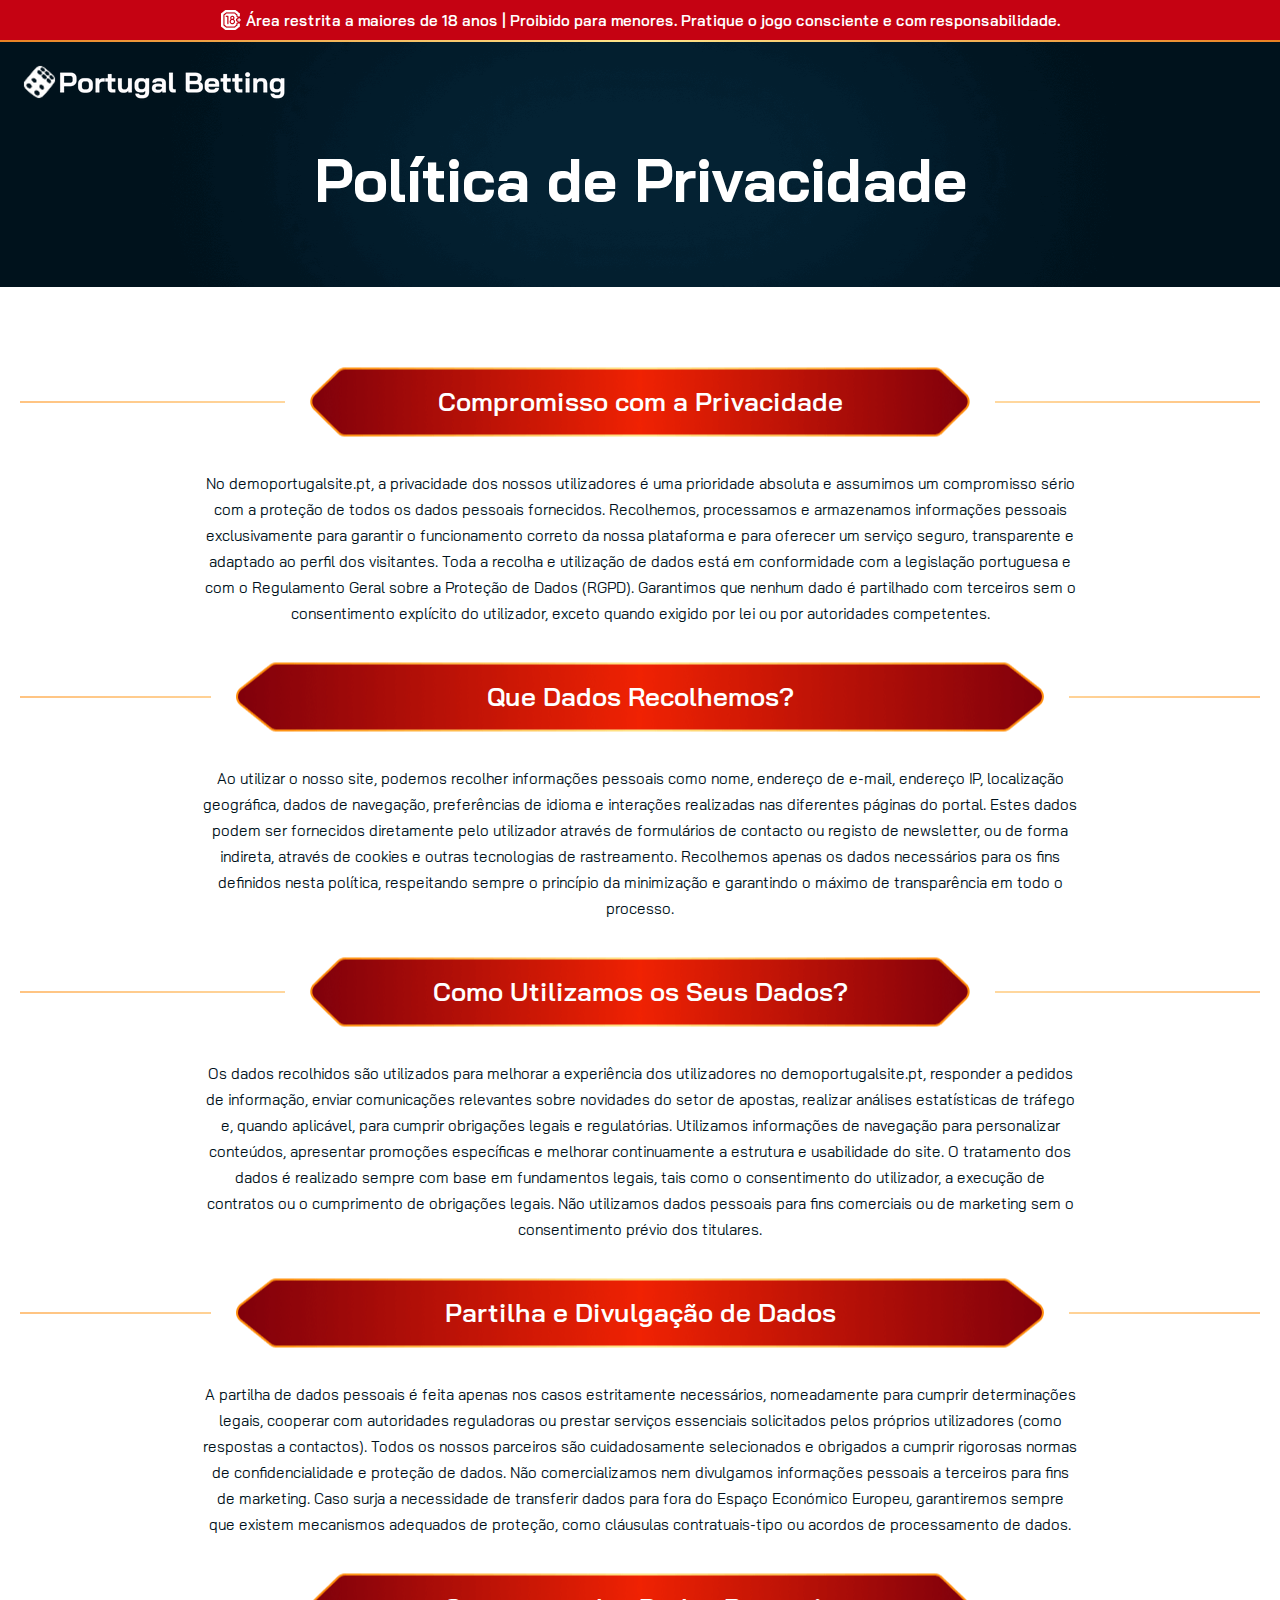
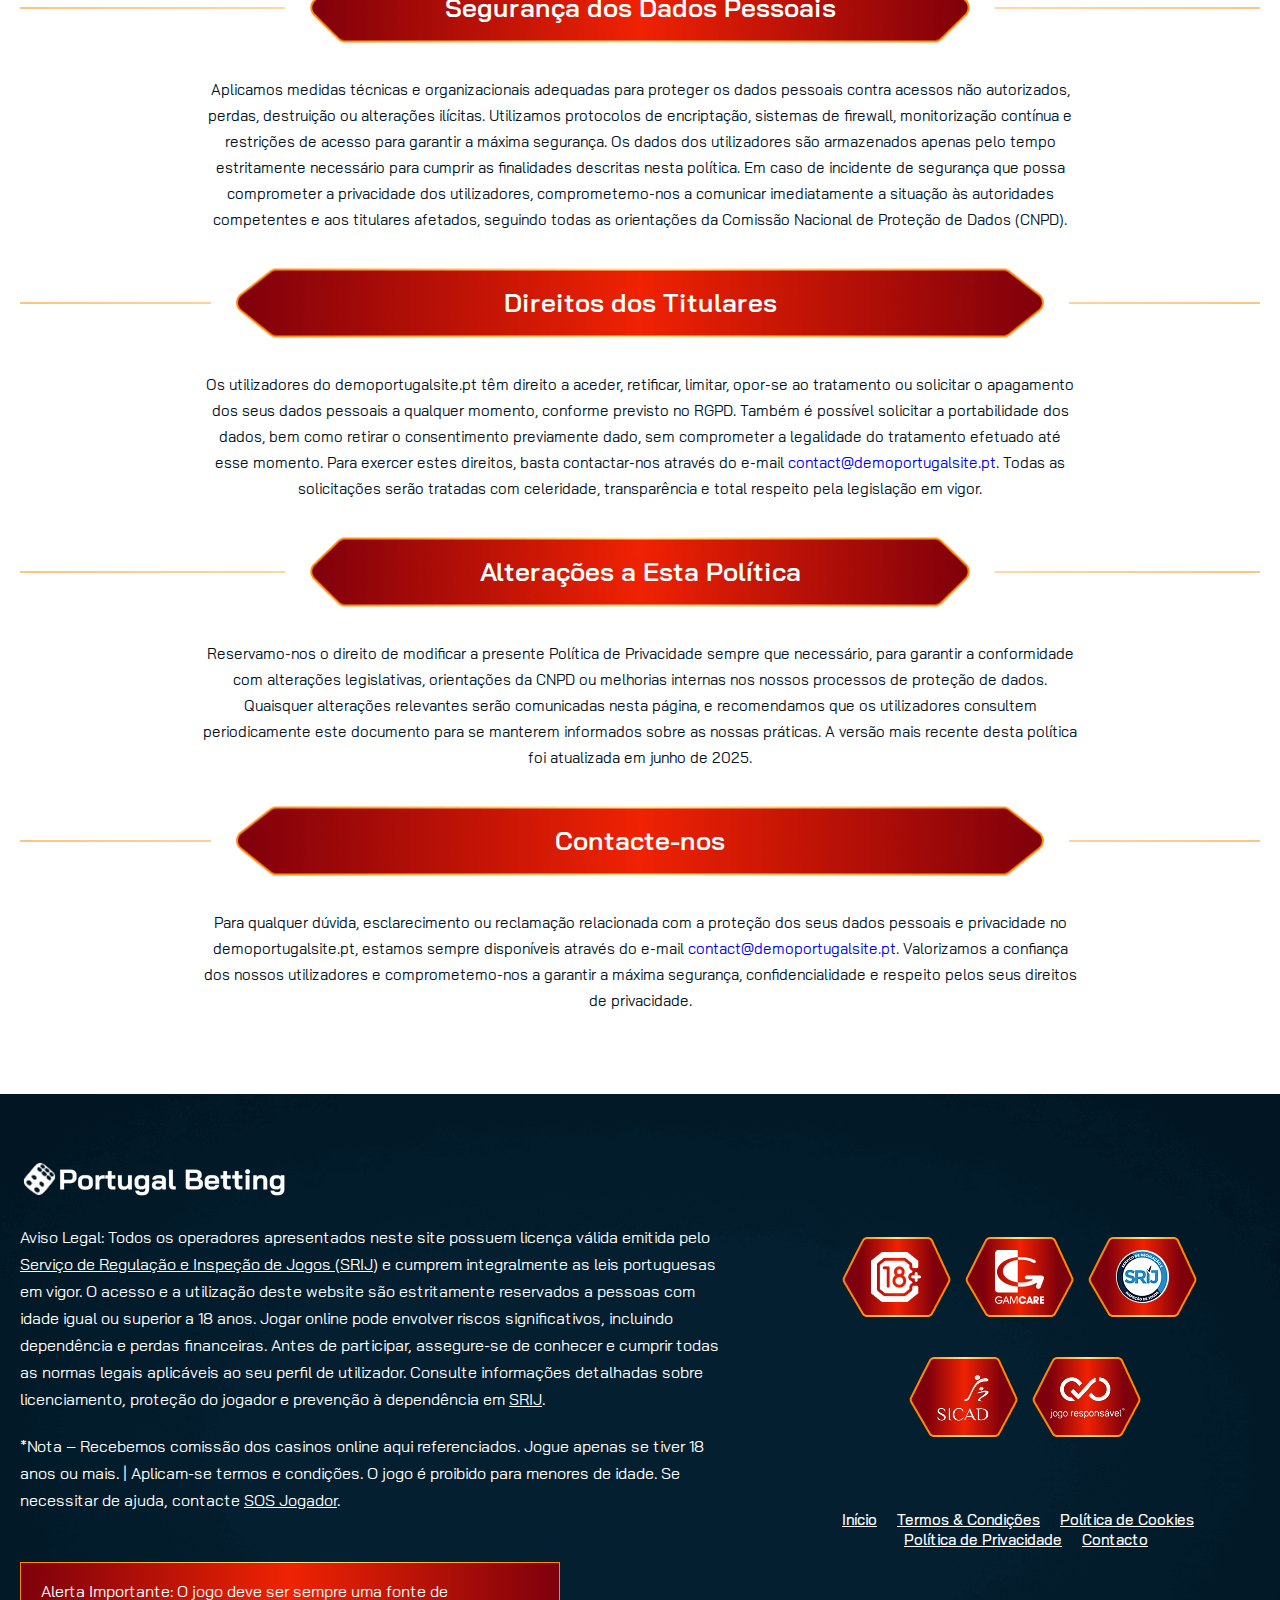
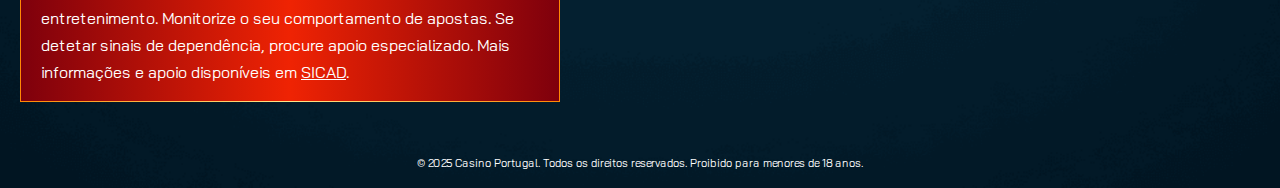
<file: politica-privacidade.html>
<!DOCTYPE html>
<html lang="en-US">
	<head>
        <meta charset="UTF-8">
        <meta http-equiv="X-UA-Compatible" content="IE=edge">
        <meta name="viewport" content="width=device-width, initial-scale=1, shrink-to-fit=no">
        <meta name="keywords" content="política de privacidade, proteção de dados, privacidade online, dados pessoais, regulamentação RGPD, confidencialidade, segurança da informação, apostas online Portugal, tratamento de dados, direitos dos utilizadores, demoportugalsite.pt">
        <meta name="description" content="Leia a Política de Privacidade do demoportugalsite.pt e saiba como protegemos, tratamos e utilizamos os seus dados pessoais quando navega nos melhores sites de apostas em Portugal. Garantimos transparência, segurança e respeito pela sua privacidade.">
        <meta name="author" content="demoportugalsite.pt">
        <meta name="designer" content="demoportugalsite.pt">
        <meta name="publisher" content="demoportugalsite.pt">
        <meta name="copyright" content="&copy; 2025 demoportugalsite.pt">
        <meta name="language" content="Portuguese">
        <meta name="robots" content="index, follow">
        <meta name="reply-to" content="contact@demoportugalsite.pt">
        <title>Política de Privacidade | demoportugalsite.pt</title>
        <link rel="shortcut icon" href="img/favIC0nDPgt1.png" type="image/x-icon">
        <link rel="stylesheet" href="sTyleDPgt100.css">
        <link rel="stylesheet" href="css/respOnsiveDPgt200.css">
    </head>
	<body>
		<section class="csnptgl20-top18plus-area">
			<div class="csnptgl20-headertop-part">
				<p>
					<img src="img/ptgL18Dpgtx12.png" alt="Aviso de Acesso Restrito 18+" />
					Área restrita a maiores de 18 anos | Proibido para menores. Pratique o jogo consciente e com responsabilidade.
				</p>
			</div>
		</section>
		<section class="herobg2-area">
            <section class="newtexthero-area">
                <div class="container">
                    <div class="newtexthero-parts">
                        <div class="csnptgl20logo-part">
                            <a href="index.html"><img src="img/logo.png" alt="logo" /></a>
                        </div>
                        <div class="newtexthero-part">
                            <div class="newtexthero-left">
                                <h1>Política de Privacidade</h1>
                            </div>
                        </div>
                    </div>
                </div>
            </section>
        </section>
        <section class="csnptgl20-lcetext-area">
            <div class="container">
                <div class="csnptgl20-lcetext-part">

                    <div class="csnptgl20-lcetext-item1">
                        <div class="csnptgl20-lcetext-itemhd">
                            <h2>Compromisso com a Privacidade</h2>
                            <img src="img/newscbgP1ptgL.png" alt="Privacidade e Segurança" class="lcesmbg1" />
                            <img src="img/newscbgP3ptgL.png" alt="Proteção de Dados Pessoais" class="lcesmbg2" />
                            <span></span>
                        </div>
                        <div class="csnptgl20-lceprtext-part">
                            <p>
                                No demoportugalsite.pt, a privacidade dos nossos utilizadores é uma prioridade absoluta e assumimos um compromisso sério com a proteção de todos os dados pessoais fornecidos. Recolhemos, processamos e armazenamos informações pessoais exclusivamente para garantir o funcionamento correto da nossa plataforma e para oferecer um serviço seguro, transparente e adaptado ao perfil dos visitantes. Toda a recolha e utilização de dados está em conformidade com a legislação portuguesa e com o Regulamento Geral sobre a Proteção de Dados (RGPD). Garantimos que nenhum dado é partilhado com terceiros sem o consentimento explícito do utilizador, exceto quando exigido por lei ou por autoridades competentes.
                            </p>
                        </div>
                    </div>

                    <div class="csnptgl20-lcetext-item1">
                        <div class="csnptgl20-lcetext-itemhd">
                            <h2>Que Dados Recolhemos?</h2>
                            <img src="img/newscbgP2ptgL.png" alt="Recolha de Dados" class="lcesmbg1" />
                            <img src="img/newscbgP3ptgL.png" alt="Tipos de Dados Pessoais" class="lcesmbg2" />
                            <span></span>
                        </div>
                        <div class="csnptgl20-lceprtext-part">
                            <p>
                                Ao utilizar o nosso site, podemos recolher informações pessoais como nome, endereço de e-mail, endereço IP, localização geográfica, dados de navegação, preferências de idioma e interações realizadas nas diferentes páginas do portal. Estes dados podem ser fornecidos diretamente pelo utilizador através de formulários de contacto ou registo de newsletter, ou de forma indireta, através de cookies e outras tecnologias de rastreamento. Recolhemos apenas os dados necessários para os fins definidos nesta política, respeitando sempre o princípio da minimização e garantindo o máximo de transparência em todo o processo.
                            </p>
                        </div>
                    </div>

                    <div class="csnptgl20-lcetext-item1">
                        <div class="csnptgl20-lcetext-itemhd">
                            <h2>Como Utilizamos os Seus Dados?</h2>
                            <img src="img/newscbgP1ptgL.png" alt="Gestão de Dados" class="lcesmbg1" />
                            <img src="img/newscbgP3ptgL.png" alt="Utilização de Dados" class="lcesmbg2" />
                            <span></span>
                        </div>
                        <div class="csnptgl20-lceprtext-part">
                            <p>
                                Os dados recolhidos são utilizados para melhorar a experiência dos utilizadores no demoportugalsite.pt, responder a pedidos de informação, enviar comunicações relevantes sobre novidades do setor de apostas, realizar análises estatísticas de tráfego e, quando aplicável, para cumprir obrigações legais e regulatórias. Utilizamos informações de navegação para personalizar conteúdos, apresentar promoções específicas e melhorar continuamente a estrutura e usabilidade do site. O tratamento dos dados é realizado sempre com base em fundamentos legais, tais como o consentimento do utilizador, a execução de contratos ou o cumprimento de obrigações legais. Não utilizamos dados pessoais para fins comerciais ou de marketing sem o consentimento prévio dos titulares.
                            </p>
                        </div>
                    </div>

                    <div class="csnptgl20-lcetext-item1">
                        <div class="csnptgl20-lcetext-itemhd">
                            <h2>Partilha e Divulgação de Dados</h2>
                            <img src="img/newscbgP2ptgL.png" alt="Partilha Segura de Dados" class="lcesmbg1" />
                            <img src="img/newscbgP3ptgL.png" alt="Divulgação de Dados" class="lcesmbg2" />
                            <span></span>
                        </div>
                        <div class="csnptgl20-lceprtext-part">
                            <p>
                                A partilha de dados pessoais é feita apenas nos casos estritamente necessários, nomeadamente para cumprir determinações legais, cooperar com autoridades reguladoras ou prestar serviços essenciais solicitados pelos próprios utilizadores (como respostas a contactos). Todos os nossos parceiros são cuidadosamente selecionados e obrigados a cumprir rigorosas normas de confidencialidade e proteção de dados. Não comercializamos nem divulgamos informações pessoais a terceiros para fins de marketing. Caso surja a necessidade de transferir dados para fora do Espaço Económico Europeu, garantiremos sempre que existem mecanismos adequados de proteção, como cláusulas contratuais-tipo ou acordos de processamento de dados.
                            </p>
                        </div>
                    </div>

                    <div class="csnptgl20-lcetext-item1">
                        <div class="csnptgl20-lcetext-itemhd">
                            <h2>Segurança dos Dados Pessoais</h2>
                            <img src="img/newscbgP1ptgL.png" alt="Segurança e Proteção" class="lcesmbg1" />
                            <img src="img/newscbgP3ptgL.png" alt="Proteção de Informação" class="lcesmbg2" />
                            <span></span>
                        </div>
                        <div class="csnptgl20-lceprtext-part">
                            <p>
                                Aplicamos medidas técnicas e organizacionais adequadas para proteger os dados pessoais contra acessos não autorizados, perdas, destruição ou alterações ilícitas. Utilizamos protocolos de encriptação, sistemas de firewall, monitorização contínua e restrições de acesso para garantir a máxima segurança. Os dados dos utilizadores são armazenados apenas pelo tempo estritamente necessário para cumprir as finalidades descritas nesta política. Em caso de incidente de segurança que possa comprometer a privacidade dos utilizadores, comprometemo-nos a comunicar imediatamente a situação às autoridades competentes e aos titulares afetados, seguindo todas as orientações da Comissão Nacional de Proteção de Dados (CNPD).
                            </p>
                        </div>
                    </div>

                    <div class="csnptgl20-lcetext-item1 ">
                        <div class="csnptgl20-lcetext-itemhd lcetext-itemhdbg">
                            <h2>Direitos dos Titulares</h2>
                            <img src="img/newscbgP2ptgL.png" alt="Direitos de Privacidade" class="lcesmbg1" />
                            <img src="img/newscbgP3ptgL.png" alt="Acesso e Gestão de Dados" class="lcesmbg2" />
                            <span></span>
                        </div>
                        <div class="csnptgl20-lceprtext-part">
                            <p>
                                Os utilizadores do demoportugalsite.pt têm direito a aceder, retificar, limitar, opor-se ao tratamento ou solicitar o apagamento dos seus dados pessoais a qualquer momento, conforme previsto no RGPD. Também é possível solicitar a portabilidade dos dados, bem como retirar o consentimento previamente dado, sem comprometer a legalidade do tratamento efetuado até esse momento. Para exercer estes direitos, basta contactar-nos através do e-mail <a href="mailto:contact@demoportugalsite.pt">contact@demoportugalsite.pt</a>. Todas as solicitações serão tratadas com celeridade, transparência e total respeito pela legislação em vigor.
                            </p>
                        </div>
                    </div>

                    <div class="csnptgl20-lcetext-item1">
                        <div class="csnptgl20-lcetext-itemhd">
                            <h2>Alterações a Esta Política</h2>
                            <img src="img/newscbgP1ptgL.png" alt="Atualizações de Política" class="lcesmbg1" />
                            <img src="img/newscbgP3ptgL.png" alt="Notificação de Mudanças" class="lcesmbg2" />
                            <span></span>
                        </div>
                        <div class="csnptgl20-lceprtext-part">
                            <p>
                                Reservamo-nos o direito de modificar a presente Política de Privacidade sempre que necessário, para garantir a conformidade com alterações legislativas, orientações da CNPD ou melhorias internas nos nossos processos de proteção de dados. Quaisquer alterações relevantes serão comunicadas nesta página, e recomendamos que os utilizadores consultem periodicamente este documento para se manterem informados sobre as nossas práticas. A versão mais recente desta política foi atualizada em junho de 2025.
                            </p>
                        </div>
                    </div>

                    <div class="csnptgl20-lcetext-item1 ">
                        <div class="csnptgl20-lcetext-itemhd lcetext-itemhdbg">
                            <h2>Contacte-nos</h2>
                            <img src="img/newscbgP2ptgL.png" alt="Contacto de Privacidade" class="lcesmbg1" />
                            <img src="img/newscbgP3ptgL.png" alt="Suporte ao Utilizador" class="lcesmbg2" />
                            <span></span>
                        </div>
                        <div class="csnptgl20-lceprtext-part">
                            <p>
                                Para qualquer dúvida, esclarecimento ou reclamação relacionada com a proteção dos seus dados pessoais e privacidade no demoportugalsite.pt, estamos sempre disponíveis através do e-mail <a href="mailto:contact@demoportugalsite.pt">contact@demoportugalsite.pt</a>. Valorizamos a confiança dos nossos utilizadores e comprometemo-nos a garantir a máxima segurança, confidencialidade e respeito pelos seus direitos de privacidade.
                            </p>
                        </div>
                    </div>
                </div>
            </div>
        </section>
		<footer class="csnptgl20footer-area">
			<div class="container">
				<div class="footer-part">

					<div class="footerleft">
						<div class="footerlogo-part">
							<a href="index.html">
								<img src="img/footerlogo.png" alt="Logótipo Casino Portugal 18+" />
							</a>
						</div>
						
						<div class="footerpr-part">
							<p>
								Aviso Legal: Todos os operadores apresentados neste site possuem licença válida emitida pelo 
								<a href="https://www.srij.turismodeportugal.pt/pt" target="_blank">Serviço de Regulação e Inspeção de Jogos (SRIJ)</a> e cumprem integralmente as leis portuguesas em vigor. O acesso e a utilização deste website são estritamente reservados a pessoas com idade igual ou superior a 18 anos. Jogar online pode envolver riscos significativos, incluindo dependência e perdas financeiras. Antes de participar, assegure-se de conhecer e cumprir todas as normas legais aplicáveis ao seu perfil de utilizador. Consulte informações detalhadas sobre licenciamento, proteção do jogador e prevenção à dependência em <a href="https://www.srij.turismodeportugal.pt/pt" target="_blank">SRIJ</a>.
							</p>
							<p>
								*Nota – Recebemos comissão dos casinos online aqui referenciados. Jogue apenas se tiver 18 anos ou mais. | Aplicam-se termos e condições. O jogo é proibido para menores de idade. Se necessitar de ajuda, contacte <a href="https://jogoresponsavel.pt/" target="_blank">SOS Jogador</a>.
							</p>
						</div>
						<div class="note-text">
							<p>
								Alerta Importante: O jogo deve ser sempre uma fonte de entretenimento. Monitorize o seu comportamento de apostas. Se detetar sinais de dependência, procure apoio especializado. Mais informações e apoio disponíveis em <a href="https://www.sicad.pt/pt/Paginas/default.aspx" target="_blank">SICAD</a>.
							</p>
						</div>						
					</div>

					<div class="footerright">
						<div class="footer-nav mbfooternav">
							<ul>
								<li><a href="index.html">Início</a></li>
								<li><a href="termos-condicoes.html">Termos & Condições</a></li>
								<li><a href="politica-cookies.html">Política de Cookies</a></li>
								<li><a href="politica-privacidade.html">Política de Privacidade</a></li>
								<li><a href="mailto:contact@demoportugalsite.pt">Contacto</a></li>
							</ul>
						</div>
						
						<div class="footerlogos">
							<ul>
								<li><a><img src="img/ft18PlDPtGL01.png" alt="Ícone Proibido Menores de 18 Anos" /></a></li>
								<li><a href="https://www.gamcare.org.uk/" target="_blank"><img src="img/ftGmCrDPtGL02.png" alt="Ajuda GamCare Portugal" /></a></li>
								<li><a href="https://www.srij.turismodeportugal.pt/pt" target="_blank"><img src="img/ftSRJDPtGL03.png" alt="Selo SRIJ Portugal" /></a></li>
								<li><a href="https://www.sicad.pt/pt/Paginas/default.aspx" target="_blank"><img src="img/ftSICDPtGL04.png" alt="Prevenção Dependência Jogo SICAD" /></a></li>
								<li><a href="https://jogoresponsavel.pt/" target="_blank"><img src="img/ftJRDPTGL05.png" alt="Jogo Responsável Portugal" /></a></li>
							</ul>
						</div>
						<div class="footer-nav cmfooternav">
							<ul>
								<li><a href="index.html">Início</a></li>
								<li><a href="termos-condicoes.html">Termos & Condições</a></li>
								<li><a href="politica-cookies.html">Política de Cookies</a></li>
								<li><a href="politica-privacidade.html">Política de Privacidade</a></li>
								<li><a href="mailto:contact@demoportugalsite.pt">Contacto</a></li>
							</ul>
						</div>
					</div>
				</div>
			</div>
			<div class="csnptgl20copyright">
				<p>&copy; 2025 Casino Portugal. Todos os direitos reservados. Proibido para menores de 18 anos.</p>
			</div>			
		</footer>
		<script src="https://cdnjs.cloudflare.com/ajax/libs/jquery/3.7.1/jquery.js"></script>
		<script src="js/scripts.js"></script>
	</body>
</html>
</file>
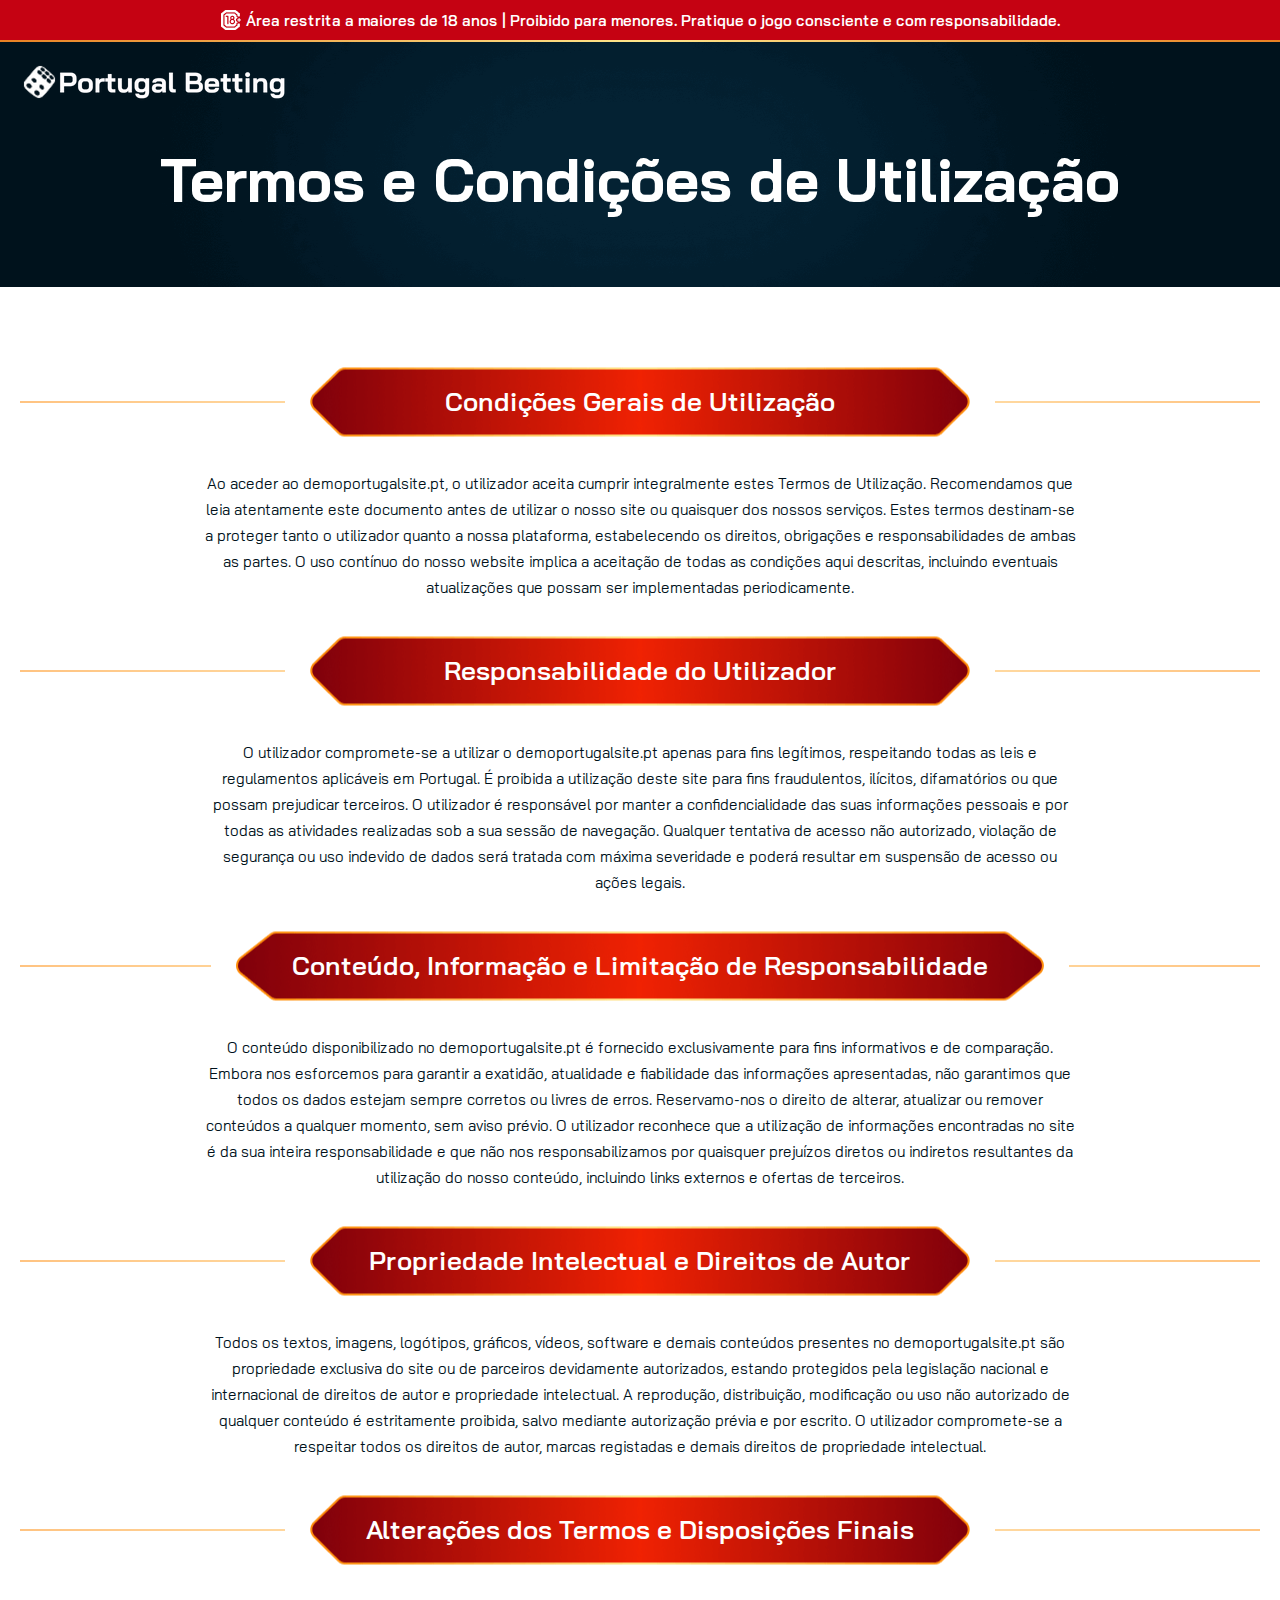
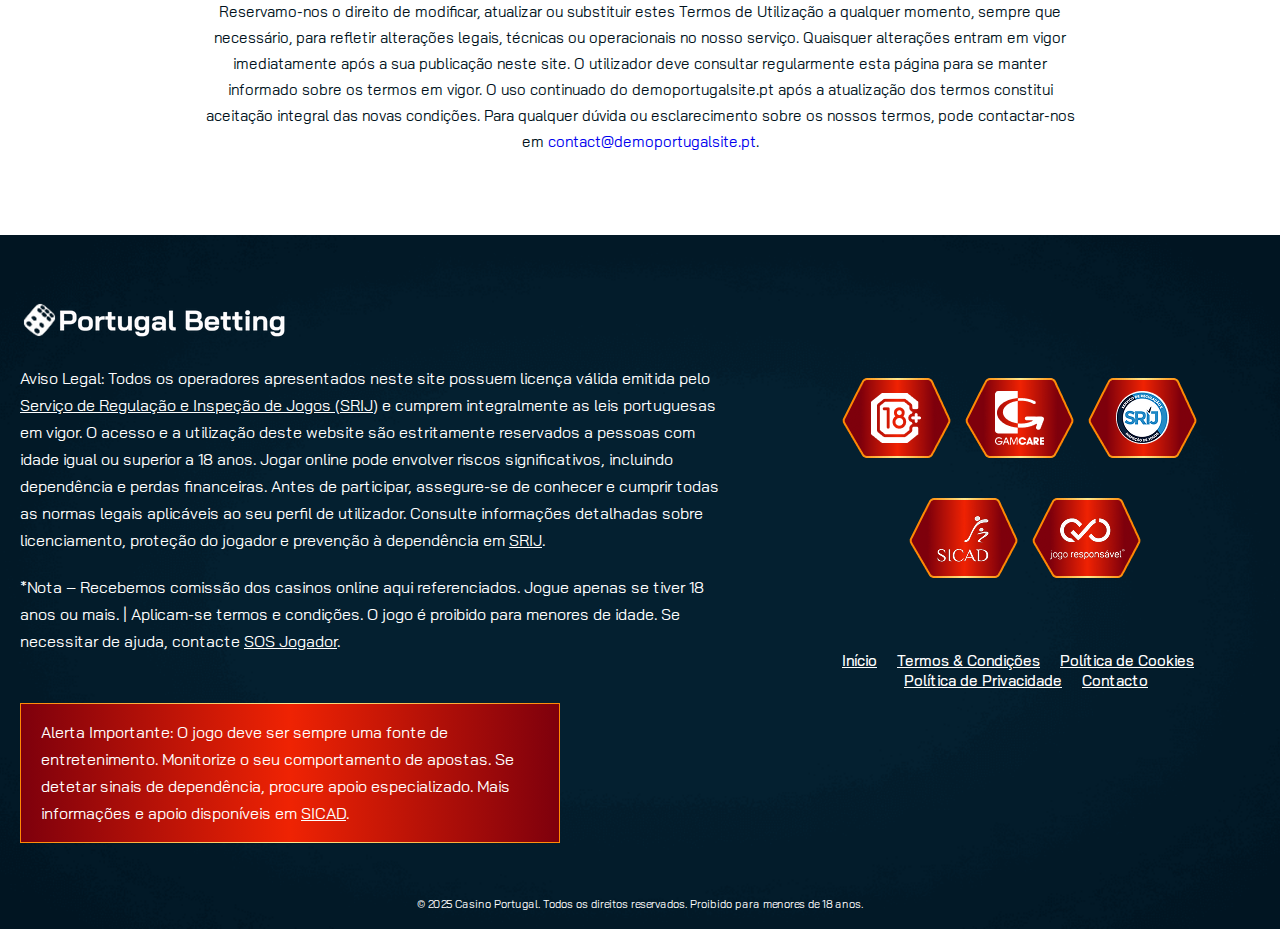
<file: termos-condicoes.html>
<!DOCTYPE html>
<html lang="en-US">
	<head>
        <meta charset="UTF-8">
        <meta http-equiv="X-UA-Compatible" content="IE=edge">
        <meta name="viewport" content="width=device-width, initial-scale=1, shrink-to-fit=no">
        <meta name="keywords" content="termos de uso, condições de utilização, regras do site, responsabilidade utilizador, direitos autorais, políticas legais, demoportugalsite.pt, apostas online Portugal, segurança online, regulação, termos legais, proteção dados">
        <meta name="description" content="Consulte os Termos e Condições de Utilização do demoportugalsite.pt. Conheça as regras, direitos e obrigações para navegar e apostar com segurança nos melhores sites de apostas em Portugal em 2025.">
        <meta name="author" content="demoportugalsite.pt">
        <meta name="designer" content="demoportugalsite.pt">
        <meta name="publisher" content="demoportugalsite.pt">
        <meta name="copyright" content="&copy; 2025 demoportugalsite.pt">
        <meta name="language" content="Portuguese">
        <meta name="robots" content="index, follow">
        <meta name="reply-to" content="contact@demoportugalsite.pt">
        <title>Termos e Condições | demoportugalsite.pt</title>
        <link rel="shortcut icon" href="img/favIC0nDPgt1.png" type="image/x-icon">
        <link rel="stylesheet" href="sTyleDPgt100.css">
        <link rel="stylesheet" href="css/respOnsiveDPgt200.css">
    </head>
	<body>
		<section class="csnptgl20-top18plus-area">
			<div class="csnptgl20-headertop-part">
				<p>
					<img src="img/ptgL18Dpgtx12.png" alt="Aviso de Acesso Restrito 18+" />
					Área restrita a maiores de 18 anos | Proibido para menores. Pratique o jogo consciente e com responsabilidade.
				</p>
			</div>
		</section>
		<section class="herobg2-area">
			<section class="newtexthero-area">
				<div class="container">
					<div class="newtexthero-parts">
						<div class="csnptgl20logo-part">
							<a href="index.html"><img src="img/logo.png" alt="logo" /></a>
						</div>
						<div class="newtexthero-part">
							<div class="newtexthero-left">
								<h1>Termos e Condições de Utilização</h1>
							</div>
						</div>
					</div>
				</div>
			</section>
		</section>
		<section class="csnptgl20-lcetext-area">
            <div class="container">
                <div class="csnptgl20-lcetext-part">

                    <div class="csnptgl20-lcetext-item1">
                        <div class="csnptgl20-lcetext-itemhd">
                            <h2>Condições Gerais de Utilização</h2>
                            <img src="img/newscbgP1ptgL.png" alt="Termos de Utilização" class="lcesmbg1" />
                            <img src="img/newscbgP3ptgL.png" alt="Direitos do Utilizador" class="lcesmbg2" />
                            <span></span>
                        </div>
                        <div class="csnptgl20-lceprtext-part">
                            <p>
                                Ao aceder ao demoportugalsite.pt, o utilizador aceita cumprir integralmente estes Termos de Utilização. Recomendamos que leia atentamente este documento antes de utilizar o nosso site ou quaisquer dos nossos serviços. Estes termos destinam-se a proteger tanto o utilizador quanto a nossa plataforma, estabelecendo os direitos, obrigações e responsabilidades de ambas as partes. O uso contínuo do nosso website implica a aceitação de todas as condições aqui descritas, incluindo eventuais atualizações que possam ser implementadas periodicamente.
                            </p>
                        </div>
                    </div>

                    <div class="csnptgl20-lcetext-item1">
                        <div class="csnptgl20-lcetext-itemhd">
                            <h2>Responsabilidade do Utilizador</h2>
                            <img src="img/newscbgP1ptgL.png" alt="Responsabilidade do Utilizador" class="lcesmbg1" />
                            <img src="img/newscbgP3ptgL.png" alt="Acesso Seguro" class="lcesmbg2" />
                            <span></span>
                        </div>
                        <div class="csnptgl20-lceprtext-part">
                            <p>
                                O utilizador compromete-se a utilizar o demoportugalsite.pt apenas para fins legítimos, respeitando todas as leis e regulamentos aplicáveis em Portugal. É proibida a utilização deste site para fins fraudulentos, ilícitos, difamatórios ou que possam prejudicar terceiros. O utilizador é responsável por manter a confidencialidade das suas informações pessoais e por todas as atividades realizadas sob a sua sessão de navegação. Qualquer tentativa de acesso não autorizado, violação de segurança ou uso indevido de dados será tratada com máxima severidade e poderá resultar em suspensão de acesso ou ações legais.
                            </p>
                        </div>
                    </div>

                    <div class="csnptgl20-lcetext-item1">
                        <div class="csnptgl20-lcetext-itemhd">
                            <h2>Conteúdo, Informação e Limitação de Responsabilidade</h2>
                            <img src="img/newscbgP2ptgL.png" alt="Conteúdo do Site" class="lcesmbg1" />
                            <img src="img/newscbgP3ptgL.png" alt="Limite de Responsabilidade" class="lcesmbg2" />
                            <span></span>
                        </div>
                        <div class="csnptgl20-lceprtext-part">
                            <p>
                                O conteúdo disponibilizado no demoportugalsite.pt é fornecido exclusivamente para fins informativos e de comparação. Embora nos esforcemos para garantir a exatidão, atualidade e fiabilidade das informações apresentadas, não garantimos que todos os dados estejam sempre corretos ou livres de erros. Reservamo-nos o direito de alterar, atualizar ou remover conteúdos a qualquer momento, sem aviso prévio. O utilizador reconhece que a utilização de informações encontradas no site é da sua inteira responsabilidade e que não nos responsabilizamos por quaisquer prejuízos diretos ou indiretos resultantes da utilização do nosso conteúdo, incluindo links externos e ofertas de terceiros.
                            </p>
                        </div>
                    </div>

                    <div class="csnptgl20-lcetext-item1">
                        <div class="csnptgl20-lcetext-itemhd">
                            <h2>Propriedade Intelectual e Direitos de Autor</h2>
                            <img src="img/newscbgP1ptgL.png" alt="Direitos Autorais" class="lcesmbg1" />
                            <img src="img/newscbgP3ptgL.png" alt="Conteúdo Exclusivo" class="lcesmbg2" />
                            <span></span>
                        </div>
                        <div class="csnptgl20-lceprtext-part">
                            <p>
                                Todos os textos, imagens, logótipos, gráficos, vídeos, software e demais conteúdos presentes no demoportugalsite.pt são propriedade exclusiva do site ou de parceiros devidamente autorizados, estando protegidos pela legislação nacional e internacional de direitos de autor e propriedade intelectual. A reprodução, distribuição, modificação ou uso não autorizado de qualquer conteúdo é estritamente proibida, salvo mediante autorização prévia e por escrito. O utilizador compromete-se a respeitar todos os direitos de autor, marcas registadas e demais direitos de propriedade intelectual.
                            </p>
                        </div>
                    </div>

                    <div class="csnptgl20-lcetext-item1 ">
                        <div class="csnptgl20-lcetext-itemhd lcetext-itemhdbg">
                            <h2>Alterações dos Termos e Disposições Finais</h2>
                            <img src="img/newscbgP1ptgL.png" alt="Alterações de Termos" class="lcesmbg1" />
                            <img src="img/newscbgP3ptgL.png" alt="Disposições Finais" class="lcesmbg2" />
                            <span></span>
                        </div>
                        <div class="csnptgl20-lceprtext-part">
                            <p>
                                Reservamo-nos o direito de modificar, atualizar ou substituir estes Termos de Utilização a qualquer momento, sempre que necessário, para refletir alterações legais, técnicas ou operacionais no nosso serviço. Quaisquer alterações entram em vigor imediatamente após a sua publicação neste site. O utilizador deve consultar regularmente esta página para se manter informado sobre os termos em vigor. O uso continuado do demoportugalsite.pt após a atualização dos termos constitui aceitação integral das novas condições. Para qualquer dúvida ou esclarecimento sobre os nossos termos, pode contactar-nos em <a href="mailto:contact@demoportugalsite.pt">contact@demoportugalsite.pt</a>.
                            </p>
                        </div>
                    </div>
                </div>
            </div>
        </section>
		<footer class="csnptgl20footer-area">
			<div class="container">
				<div class="footer-part">

					<div class="footerleft">
						<div class="footerlogo-part">
							<a href="index.html">
								<img src="img/footerlogo.png" alt="Logótipo Casino Portugal 18+" />
							</a>
						</div>
						
						<div class="footerpr-part">
							<p>
								Aviso Legal: Todos os operadores apresentados neste site possuem licença válida emitida pelo 
								<a href="https://www.srij.turismodeportugal.pt/pt" target="_blank">Serviço de Regulação e Inspeção de Jogos (SRIJ)</a> e cumprem integralmente as leis portuguesas em vigor. O acesso e a utilização deste website são estritamente reservados a pessoas com idade igual ou superior a 18 anos. Jogar online pode envolver riscos significativos, incluindo dependência e perdas financeiras. Antes de participar, assegure-se de conhecer e cumprir todas as normas legais aplicáveis ao seu perfil de utilizador. Consulte informações detalhadas sobre licenciamento, proteção do jogador e prevenção à dependência em <a href="https://www.srij.turismodeportugal.pt/pt" target="_blank">SRIJ</a>.
							</p>
							<p>
								*Nota – Recebemos comissão dos casinos online aqui referenciados. Jogue apenas se tiver 18 anos ou mais. | Aplicam-se termos e condições. O jogo é proibido para menores de idade. Se necessitar de ajuda, contacte <a href="https://jogoresponsavel.pt/" target="_blank">SOS Jogador</a>.
							</p>
						</div>
						<div class="note-text">
							<p>
								Alerta Importante: O jogo deve ser sempre uma fonte de entretenimento. Monitorize o seu comportamento de apostas. Se detetar sinais de dependência, procure apoio especializado. Mais informações e apoio disponíveis em <a href="https://www.sicad.pt/pt/Paginas/default.aspx" target="_blank">SICAD</a>.
							</p>
						</div>						
					</div>

					<div class="footerright">
						<div class="footer-nav mbfooternav">
							<ul>
								<li><a href="index.html">Início</a></li>
								<li><a href="termos-condicoes.html">Termos & Condições</a></li>
								<li><a href="politica-cookies.html">Política de Cookies</a></li>
								<li><a href="politica-privacidade.html">Política de Privacidade</a></li>
								<li><a href="mailto:contact@demoportugalsite.pt">Contacto</a></li>
							</ul>
						</div>
						
						<div class="footerlogos">
							<ul>
								<li><a><img src="img/ft18PlDPtGL01.png" alt="Ícone Proibido Menores de 18 Anos" /></a></li>
								<li><a href="https://www.gamcare.org.uk/" target="_blank"><img src="img/ftGmCrDPtGL02.png" alt="Ajuda GamCare Portugal" /></a></li>
								<li><a href="https://www.srij.turismodeportugal.pt/pt" target="_blank"><img src="img/ftSRJDPtGL03.png" alt="Selo SRIJ Portugal" /></a></li>
								<li><a href="https://www.sicad.pt/pt/Paginas/default.aspx" target="_blank"><img src="img/ftSICDPtGL04.png" alt="Prevenção Dependência Jogo SICAD" /></a></li>
								<li><a href="https://jogoresponsavel.pt/" target="_blank"><img src="img/ftJRDPTGL05.png" alt="Jogo Responsável Portugal" /></a></li>
							</ul>
						</div>
						<div class="footer-nav cmfooternav">
							<ul>
								<li><a href="index.html">Início</a></li>
								<li><a href="termos-condicoes.html">Termos & Condições</a></li>
								<li><a href="politica-cookies.html">Política de Cookies</a></li>
								<li><a href="politica-privacidade.html">Política de Privacidade</a></li>
								<li><a href="mailto:contact@demoportugalsite.pt">Contacto</a></li>
							</ul>
						</div>
					</div>
				</div>
			</div>
			<div class="csnptgl20copyright">
				<p>&copy; 2025 Casino Portugal. Todos os direitos reservados. Proibido para menores de 18 anos.</p>
			</div>			
		</footer>
		<script src="https://cdnjs.cloudflare.com/ajax/libs/jquery/3.7.1/jquery.js"></script>
		<script src="js/scripts.js"></script>
	</body>
</html>
</file>
<file: sTyleDPgt100.css>
@import url('https://fonts.googleapis.com/css2?family=Bai+Jamjuree:ital,wght@0,200;0,300;0,400;0,500;0,600;0,700;1,200;1,300;1,400;1,500;1,600;1,700&display=swap');
* {
    padding: 0;
    margin: 0;
}


body {	
    font-family: "Bai Jamjuree", sans-serif;
    font-size: 16px;
    font-weight: 400;    
	background: #fff;
	color: #333333;	
}

a,a:hover {
    text-decoration: none;
}

ul {
    list-style-type: none;
    padding: 0;
    margin: 0;
}

.container {
    max-width: 1240px;
    display: block;
    margin: auto;
    padding: 0 15px;
}


.csnptgl20-top18plus-area {
    padding: 10px 0;
    background: #C50212;
    border-bottom: 2px solid;
    border-image-source: linear-gradient(90deg, #E88124 0%, #FFE68B 50%, #E88124 100%);
    border-image-slice: 1;
    border-image-repeat: stretch;
}

.csnptgl20-headertop-part p {
    color: #fff;
    font-size: 15px;
    font-weight: 600;
    display: flex;
    justify-content: center;
    align-items: center;
}

.csnptgl20-headertop-part p img {
    max-width: 100%;
    display: block;
    margin-right: 5px;
}



.mobileheadbg-bg {
    background-image: url(img/topheadbg.png);
    background-position: top;
    background-repeat: no-repeat;
    background-size: cover;
    padding: 0px 0;
}

.csnptgl20-headbg-area {
    background-image: url(img/topheadbg.png);
    background-position: top;
    background-repeat: no-repeat;
    background-size: cover;
    padding: 0px 0px 80px 0;
}


.csnptgl20header-area {
    padding: 0px 0;
}

.csnptgl20logo-part {
    padding-top: 20px;
}

.csnptgl20logo-part img {
    max-width: 100%;
    display: block;
}


.hero-area {
    padding: 0px 0;
}

.hero-part {
    padding-top: 55px;
}

.hero-part h1 {
    color: #fff;
    font-size: 60px;
    margin: 0;
    font-weight: 600;
    text-align: center;
}

.hero-part p {
    color: #fff;
    font-size: 18px;
    font-weight: 400;
    margin: 0;
    text-align: center;
    padding-top: 8px;
}

.hero-part ul {
    padding: 0;
    margin: 0;
    list-style-type: none;
    padding-top: 30px;
    display: flex;
    gap: 24px;
    justify-content: center;
}

.hero-part ul li {
    display: flex;
    align-items: center;
    gap: 7px;
}

.hero-part ul li:first-child {
    margin-left: 0;
}

.hero-part ul li:last-child {
    margin-right: 0;
}

.hero-part ul li img {
    max-width: 100%;
}

.hero-part ul li h6 {
    color: #fff;
    font-size: 15px;
    margin: 0;
    font-weight: 400;
    position: relative;
    padding-left: 4px;
}

.newhero-part {
  padding: 150px 0;
  padding-bottom: 200px; 
}

.newhero-part h1 {
    color: #fff;
    font-size: 70px;
    margin: 0;
    font-weight: 600;
    text-transform: capitalize;
}



.txnewhero-area {
  padding: 90px 0;
  background-image: url('img/bg1.png');
  background-position: center;
  background-repeat: no-repeat;
  background-size: cover;
}

.txnewherotext h1 {
    color: #fff;
    font-size: 40px;
    margin: 0;
    font-weight: 700;
}


.csnptgl20-ofrbs-box-area {
    padding: 80px 0;
    padding-bottom: 140px;
}

.main-csnptgl20-ofrbs-box {
    display: flex;
    align-items: center;
    position: relative;
    margin-bottom: 15px;
    border-radius: 9px;
    background: #fff;
    padding-right: 30px;
    height: 123px;
}


.mobileofrbs-boxbg1 {
    background-image: url(img/mbofferboxbg1.png);
    background-repeat: no-repeat;
    background-position: center;
    background-size: contain;
}

.mobileofrbs-boxbg2 {
    background-image: url(img/mbofferboxbg2.png);
    background-repeat: no-repeat;
    background-position: center;
    background-size: contain;
}

.ofrbs-boxbg1 {
    background-image: url(img/offerboxbg1.png);
    background-repeat: no-repeat;
    background-position: center;
    background-size: contain;
    padding: 26px 0px;
}

.ofrbs-boxbg2 {
    background-image: url(img/offerboxbg2.png);
    background-repeat: no-repeat;
    background-position: center;
    background-size: contain;
    padding: 26px 0px;
}


.csnptgl20-ofrbs-boxleft {
    width: 20%;
    box-sizing: border-box;
    position: relative;
}

.csnptgl20-ofrbs-boxright {
    width: 80%;
    display: flex;
    align-items: center;
    padding-left: 23px;
}

.csnptgl20-ofrbs-inner1 {
    width: 55%;
    display: flex;
    align-items: center;
}

.csnptgl20-ofrbs-inner2 {
    width: 45%;
    display: flex;
    align-items: center;
    padding-right: 74px;
    box-sizing: border-box;
}


.csnptgl20-ofrbsbox-bonus {
    width: 50%;
    position: relative;
}

.csnptgl20-ofrbsbox-rating {
    width: 50%;
    position: relative;
}

.csnptgl20-ofrbsbox-score {
    width: 50%;
    position: relative;
}

.csnptgl20boxlogo {
    max-width: 100%;
    display: block;
    position: relative;
    z-index: 99;
    margin: auto;
}


.csnptgl20-ofrbsbox-bonus h4 {
    color: #C20000;
    font-size: 17px;
    text-align: center;
    font-weight: 600;
    margin: 0;
    text-transform: uppercase;
    padding-bottom: 10px;  
}



.csnptgl20-ofrbsbox-bonus h3 {
    color: #145E86;
    font-size: 25px;
    font-weight: bold;
    text-transform: uppercase;
    margin: 0;
    text-align: center;
}


.csnptgl20-ofrbsbox-bonus p {
    color: #C20000;
    font-size: 17px;
    text-align: center;
    margin: 0;
    padding-top: 10px;
    font-weight: 600;
    text-transform: uppercase;
}

.csnptgl20-ofrbsbox-rating p {
    color: #C20000;
    font-size: 17px;
    text-align: center;
    font-weight: 600;
    margin: 0;
    text-transform: uppercase;
    padding-bottom: 10px;    
}


.csnptgl20-ofrbsbox-rating img {
    max-width: 100%;
    display: block;
    margin: auto;
}

.csnptgl20-ofrbsbox-rating h3 {
    color: #C20000;
    font-size: 18px;
    text-align: center;
    font-weight: bold;
    padding-top: 10px;
    text-transform: uppercase;
}

.csnptgl20-ofrbsbox-score h4 {
    color: #145E86;
    font-size: 45px;
    font-weight: bold;
    text-align: center;
    margin: 0;
    padding-top: 4px;
}


.csnptgl20-ofrbsbox-score p {
    color: #C20000;
    font-size: 17px;
    text-align: center;
    font-weight: 600;
    margin: 0;
    text-transform: uppercase;  
}


.csnptgl20-ofrbs-boxbtn a {
    color: #fff;
    font-size: 17px;
    text-align: center;
    width: 161px;
    height: 50px;
    line-height: 50px;
    text-transform: capitalize;
    font-weight: 600;
    margin: auto;
    display: block;
    background-color: #C50212;
    border: 3px solid;
    border-image-source: linear-gradient(90deg, #E88124 0%, #FFE68B 50%, #E88124 100%);
    border-image-slice: 2;
    border-image-repeat: stretch
}

.csnptgl20-ofrbs-boxbtn a:hover {
    background: linear-gradient(90deg, #000 0%, #000 100%);
    color: #fff;
}

.mainoffer {
    position: absolute;
    top: 47%;
    left: 37px;
    transform: translate(-50%, -50%);
}

.offer {
    width: 36px;
    height: 95px;
    position: relative;
    display: grid;
    align-items: center;
    text-align: center;
}

.offerbg1 {
    position: absolute;
    top: 0;
    width: 100%;
    height: 100%;
    z-index: 9;  
}



.offerbg2 {
    position: absolute;
    top: 0;
    width: 100%;
    height: 100%;
    z-index: 9; 
    display: none; 
}




.offer p {
    color: #031E2C;
    font-size: 18px;
    font-weight: 600;
    position: relative;
    z-index: 999;
}



.csnptgl20logosbox {
    position: relative;
    display: grid;
    align-items: center;
    padding: 16px;
    box-sizing: border-box;
    padding-left: 76px;
}





.newhero-area {
    background-color: #eceff6;
    padding: 65px 0
}

.newhero-part {
    display: flex;
    gap: 50px;
    align-items: center;
}

.newhero-left {
    width: 50%;
}

.newhero-right {
    width: 50%;
}


.newhero-left h2 {
    font-family: "Overlock", sans-serif;
    color: #29539F;
    font-size: 55px;
    font-weight: 900;
    padding-bottom: 5px;
}

.newhero-left p {
    color: #000000;
    font-size: 19px;
    margin: 0;
    padding-top: 7px;   
}

.newhero-left img {
    display: none;
}


.newhero-right img {
    max-width: 100%;
    display: block;
    margin: auto;
    margin-right: 0px;
}



.csnptgl20-ofrbs-boxbtn {
    width: 50%;
}

.newtexts-area {
    background-color: #fff;
    padding: 70px 0;
}

.newtextitem1 {
    padding-bottom: 30px;
}

.newtextitem1 h2 {
    font-family: "Overlock", sans-serif;
    color: #29539F;
    font-size: 37px;
    font-weight: 900;
    margin: 0;
    padding-bottom: 10px;
}

.newtextitem1 p {
    color: #000;
    font-size: 19px;
    line-height: 33px;
    margin: 0;
}

.newtextitem1 p a {
    color: #29539F;
}


.newtextitem2 {
    padding-bottom: 30px;
}

.newtextitem2 h2 {
    font-family: "Overlock", sans-serif;
    color: #29539F;
    font-size: 37px;
    font-weight: 900;
    margin: 0;
    padding-bottom: 10px;
}


.newtextitem2 h3 {
    color: #000;
    font-size: 19px;
    line-height: 33px;
    margin: 0;
    font-weight: 400;
}


.newtextitem2 ul {
    padding: 0;
    margin: 0;
    list-style-type: none;
    padding-left: 11px;
    padding-top: 20px;
    padding-bottom: 8px;
}

.newtextitem2 ul li {
   display: block;
   padding-bottom: 12px;
}

.newtextitem2 ul li:last-child {
   padding-bottom: 0px;    
}

.newtextitem2 ul li span {
    width: 5px;
    height: 5px;
    background-color: #212529;
    display: block;
    border-radius: 40px;   
}

.newtextitem2 ul li p {
    color: #000;
    font-size: 19px;
    line-height: 36px;
    margin: 0;
    padding-left: 14px;
    margin-top: -21px;
    font-weight: 400;
}


.Cookieslist {
    padding-top: 0 !important;
    margin-left: 20px !important;    
}

.newtextitems2 {
    padding-bottom: 0px;
    margin-bottom: 0px;
    border-bottom: none;
}




.csnptgl20-faq-area {
    padding: 80px 0;
}

.faq-heading {
    padding-bottom: 55px;
}

.faq-heading h2 {
    color: #00111B;
    font-size: 55px;
    font-weight: bold;
    margin: 0;
    line-height: 62px;
    text-align: center;
    padding-bottom: 8px;
}

.faq-heading p {
    color: #00111B;
    font-size: 15px;
    text-align: center;
    font-weight: 400;
    margin: 0;   
}


.itembox {
  margin-bottom: 15px;
  position: relative;
}

.itembox h3 {
    color: #fff;
    font-size: 32px;
    font-weight: bold;
    padding: 30px 80px;
    padding-right: 38px;
    margin: 0;
    cursor: pointer;
    display: flex;
    justify-content: space-between;
    align-items: center;
    position: relative;
    transition: background 0.25s;
}

.content {
    display: none;
    padding: 0 178px 26px 80px;
    font-size: 17px;
    line-height: 26px;
    color: #fff;
    font-weight: 500;
}

.itemboxcl1.active {
    background-image: url(img/faqlistbg2.png);
    background-repeat: no-repeat;
    background-position: center;
    background-size: cover;    
}

.itemboxcl1 h3 {
    background-image: url(img/faqlistbg1.png);
    background-repeat: no-repeat;
    background-position: center;
    background-size: cover;
}



.itemboxcl2.active {
    background-image: url(img/faqlistbg4.png);
    background-repeat: no-repeat;
    background-position: center;
    background-size: cover;    
}

.itemboxcl2 h3 {
    background-image: url(img/faqlistbg3.png);
    background-repeat: no-repeat;
    background-position: center;
    background-size: cover;
}

.itembox.active h3 {
    background: none;
    padding-bottom: 12px;
    padding-top: 32px;
}


.toggle-icons {
  display: flex;
  align-items: center;
}

.plus-icon, .minus-icon {
    width: 44px;
    height: 40px;
    fill: #fff;
    transition: transform 0.3s ease;
}

.minus-icon {
  display: none;
}

.itembox.active .plus-icon {
  display: none;
}

.itembox.active .minus-icon {
    display: inline;
    position: relative;
    top: 25px;
}


.csnptgl20-license-area {
    background: #00111B;
    padding: 80px 0;

}

.csnptgl20-license-hd {
    position: relative;
    height: 165px;
    display: grid;
    align-items: center;
    margin-bottom: 179px;
    margin-top: -162px;
}

.csnptgl20-license-hd h2 {
    color: #fff;
    font-size: 45px;
    font-weight: bold;
    text-align: center;
    line-height: 62px;
    position: relative;
    z-index: 999;
}

.csnptgl20-license-item1 {
    padding-bottom: 50px;
}

.licensebgimg1 {
    width: 100%;
    height: 100%;
    object-fit: cover;
    position: absolute;
    top: 0;
    z-index: 9; 
}

.licensebgimg2 {
    width: 100%;
    height: 100%;
    object-fit: cover;
    position: absolute;
    top: 0;
    z-index: 9;
    display: none;
}


.csnptgl20-license-itemhd {
    height: 69px;
    display: grid;
    margin: auto;
    text-align: center;
    align-items: center;
    position: relative;

}

.csnptgl20-license-itemhd h2 {
    color: #fff;
    font-size: 35px;
    text-align: center;
    font-weight: bold;
    margin: 0;
    position: relative;
    z-index: 999;  
}


.smbg1 {
    position: absolute;
    top: 50%;
    left: 50%;
    transform: translate(-50%, -50%);
    z-index: 99;
    padding: 0 25px;
    background: #00111b;
}


.csnptgl20-license-text {
   width: 1044px;
   display: block;
   margin: auto;
   margin-top: 48px;
}

.csnptgl20-license-text p {
    color: #fff;
    font-size: 15px;
    font-weight: 400;
    line-height: 25px;
    text-align: center;
}

.csnptgl20-license-itemhd span {
    width: 100%;
    border-top: 1px solid;
    border-image-source: linear-gradient(90deg, #FF8804 0%, #FFE68B 52.4%, #FF8804 100%);
    border-image-slice: 1;
    border-image-repeat: stretch;
    position: absolute;
    top: 50%;
    left: 50%;
    transform: translate(-50%, -50%);
    z-index: 9;
}



.csnptgl20-license-text ul {
    padding: 0;
    margin: 0;
    list-style-type: none;
    text-align: center;
    padding-bottom: 10px;
}


.csnptgl20-license-text ul li {
    display: block;
    color: #fff;
    font-size: 15px;
    line-height: 26px;
    padding-bottom: 5px;
}



.csnptgl20footer-area {
    background-image: url('img/footerbg.png');
    background-repeat: no-repeat;
    background-size: cover;
    background-position: center;
    padding: 40px 0;
    padding-bottom: 0px;
}


.footer-part {
    display: flex;
    gap: 50px;
}

.footerleft {
    width: 60%;
}

.footerright {
    width: 40%;
}

.footerlogo-part {
    padding: 25px 0;
}

.footerlogo-part img {
    max-width: 100%;
    display: block;
}


.footer-nav ul {
    padding: 0;
    margin: 0;
    list-style-type: none;
    text-align: center;
    padding-top: 50px;
}

.footer-nav ul li {
    display: inline-block;
    margin: 0 8px;
}

.footer-nav ul li:first-child {
    margin-left: 0px;
}

.footer-nav ul li:last-child {
    margin-right: 0px;
}

.footer-nav ul li span {
    color: #591A8C;
    font-size: 16px;
}

.footer-nav ul li a {
    color: #fff;
    font-size: 15px;
    font-weight: 500;
    display: block;
    transition: 0.2s all ease;
    text-decoration: underline;
}

.footer-nav ul li a:hover {
    color: #FF4F4F;
}

.footerlogos {
    padding-top: 85px;
}

.footerlogos ul {
    padding: 0;
    margin: 0;
    list-style-type: none;
    text-align: center;
}

.footerlogos ul li {
    display: inline-block;
    margin: 18px 5px;
}


.footerlogos ul li:first-child {
    margin-left: 0px;
}

.footerlogos ul li:last-child {
    margin-right: 0px;
}

.footerlogos ul li a img {
    max-width: 100%;
    display: block;
}


.footerpr-part p {
    color: #fff;
    font-size: 16px;
    margin: 0;
    font-weight: 400;
    line-height: 27px;
    padding-bottom: 20px;
}

.footerpr-part p a {
    color: #fff;
    text-decoration: underline;
}

.note-text {
    background: linear-gradient(90deg, #7E000C 0%, #EF2303 50%, #7E000C 100%);
    border: 1px solid;
    border-image-source: linear-gradient(90deg, #FF8804 0%, #FFE68B 50%, #FF8804 100%);
    border-image-slice: 1;
    border-image-repeat: stretch;
    width: 540px;
    padding: 15px 20px;
    box-sizing: border-box;
    margin-top: 28px;
}

.note-text p {
    color: #fff;
    font-size: 16px;
    margin: 0;
    font-weight: 400;
    line-height: 27px;
}

.note-text p a {
    color: #fff;
    text-decoration: underline;
}

.csnptgl20copyright {
    padding: 18px 0;
    padding-top: 54px;
}

.csnptgl20copyright p {
    color: #fff;
    font-size: 11px;
    text-align: center;
    font-weight: 400;
}


.herobg2-area {
  padding: 0px 0;
  background-image: url('img/newherobg.png');
  background-repeat: no-repeat;
  background-size: cover;
  background-position: center;
}


.newtexthero-area {
  padding: 0px 0;
}

.newtexthero-part {
    padding-top: 0px;
    display: unset;
    align-items: center;
    gap: 60px;
}

.newtexthero-left {
    width: 100%;
    text-align: center;
    padding: 40px 0px 70px 0px;
}

.newtexthero-right {
    width: 50%;
}

.newtexthero-left h1 {
    color: #fff;
    font-size: 60px;
    margin: 0;
    font-weight: 700;
}


.newtexthero-right img {
    max-width: 100%;
    display: block;
    margin: auto;
}

.mbfooternav {
    display: none;
}


.csnptgl20-lcetext-area {
    background: #fff;
    padding: 80px 0;
    padding-bottom: 45px;

}

.csnptgl20-lcetext-hd {
    position: relative;
    height: 165px;
    display: grid;
    align-items: center;
    margin-bottom: 179px;
    margin-top: -162px;
}

.csnptgl20-lcetext-hd h2 {
    color: #fff;
    font-size: 45px;
    font-weight: bold;
    text-align: center;
    line-height: 62px;
    position: relative;
    z-index: 999;
}

.csnptgl20-lcetext-item1 {
    padding-bottom: 35px;
}

.licensebgimg1 {
    width: 100%;
    height: 100%;
    object-fit: cover;
    position: absolute;
    top: 0;
    z-index: 9; 
}

.licensebgimg2 {
    width: 100%;
    height: 100%;
    object-fit: cover;
    position: absolute;
    top: 0;
    z-index: 9;
    display: none;
}


.csnptgl20-lcetext-itemhd {
    height: 69px;
    display: grid;
    margin: auto;
    text-align: center;
    align-items: center;
    position: relative;

}

.csnptgl20-lcetext-itemhd h2 {
    color: #fff;
    font-size: 26px;
    text-align: center;
    font-weight: 600;
    margin: 0;
    position: relative;
    z-index: 999;
}


.lcesmbg1 {
    position: absolute;
    top: 50%;
    left: 50%;
    transform: translate(-50%, -50%);
    z-index: 99;
    padding: 0 25px;
    background: #fff;
}

.lcesmbg2 {
    position: absolute;
    top: 50%;
    left: 50%;
    transform: translate(-50%, -50%);
    z-index: 99;
    padding: 0 25px;
    background: #fff;
    display: none;
}

.csnptgl20-lceprtext-part {
   width: 874px;
   display: block;
   margin: auto;
   margin-top: 35px;
}

.csnptgl20-lceprtext-part p {
    color: #00111B;
    font-size: 15px;
    font-weight: 400;
    line-height: 26px;
    text-align: center;
}


.csnptgl20-lceprtext-part p span {
    color: #C20000;
    font-weight: 600;    
}

.csnptgl20-lcetext-itemhd span {
    width: 100%;
    border-top: 1px solid;
    border-image-source: linear-gradient(90deg, #FF8804 0%, #FFE68B 52.4%, #FF8804 100%);
    border-image-slice: 1;
    border-image-repeat: stretch;
    position: absolute;
    top: 50%;
    left: 50%;
    transform: translate(-50%, -50%);
    z-index: 9;
}
</file>
<file: css/respOnsiveDPgt200.css>
@media screen and (min-width: 1240px) and (max-width: 30000px) {
}

@media screen and (min-width: 1240px) and (max-width: 1600px) {
}

@media screen and (min-width: 1200px) and (max-width: 1239px) {
    .container {
        padding: 0 30px;
    }

    .itembox h3 {
        padding: 26px 80px;
        padding-right: 38px;
    }

    .content p br {
        display: none;
    }

    .content {
        padding: 0 178px 26px 80px;
        font-size: 14px;
        line-height: 20px;
        font-weight: 500;
    }

    .itembox.active h3 {
        padding-top: 17px;
    }

    .footerpr-part p br {
        display: none;
    }

    .footer-nav ul li {
        margin: 8px 8px;
    }

    .footer-nav ul {
        padding-top: 35px;
    }

    .csnptgl20-license-hd {
        height: 149px;
        margin-bottom: 100px;
        margin-top: -154px;
    }

    .csnptgl20-license-hd h2 {
        font-size: 41px;
        line-height: 60px;
    }

    .csnptgl20-ofrbsbox-bonus h3 {
        font-size: 22px;
    }

    .csnptgl20-ofrbsbox-score h4 {
        font-size: 40px;
        margin: 0;
        padding-top: 0px;
    }
}

@media screen and (min-width: 992px) and (max-width: 1199px) {
    .container {
        padding: 0 30px;
    }

    .footerpr-part p br {
        display: none;
    }

    .footer-nav ul li {
        margin: 7px 8px;
    }

    .itembox h3 {
        font-size: 30px;
        padding: 19px 68px;
        padding-right: 38px;
    }

    .content p br {
        display: none;
    }

    .content {
        padding: 0 110px 22px 60px;
        font-size: 14px;
        line-height: 20px;
        font-weight: 500;
    }

    .itembox.active h3 {
        background: none;
        padding: 14px 60px;
        padding-bottom: 7px;
        padding-top: 11px;
        padding-right: 38px;
    }

    .csnptgl20-license-text {
        width: 100%;
    }

    .csnptgl20-license-hd {
        height: 125px;
        margin-bottom: 115px;
        margin-top: -142px;
    }

    .csnptgl20-license-hd h2 {
        font-size: 35px;
        line-height: 50px;
    }

    .csnptgl20-ofrbs-inner2 {
        padding-right: 65px;
    }

    .csnptgl20-ofrbs-boxbtn a {
        font-size: 16px;
        width: 100%;
        height: 44px;
        line-height: 44px;
    }

    .csnptgl20-ofrbsbox-bonus h3 {
        font-size: 20px;
    }

    .csnptgl20-ofrbsbox-bonus h4 {
        font-size: 15px;
        padding-bottom: 6px;
    }

    .csnptgl20-ofrbsbox-bonus p {
        font-size: 15px;
        padding-top: 5px;
    }

    .csnptgl20-ofrbsbox-rating p {
        font-size: 15px;
        padding-bottom: 5px;
    }

    .csnptgl20-ofrbsbox-rating h3 {
        font-size: 15px;
        padding-top: 5px;
    }

    .csnptgl20-ofrbsbox-score p {
        font-size: 15px;
    }

    .csnptgl20-ofrbsbox-score h4 {
        font-size: 35px;
        padding-top: 2px;
    }

    .csnptgl20logosbox {
        padding: 8px;
        padding-left: 69px;
    }

    .main-csnptgl20-ofrbs-box {
        margin-bottom: 0px;
    }

    .hero-part h1 {
        font-size: 55px;
    }

    .hero-part {
        padding-top: 35px;
    }

    .csnptgl20logo-part img {
        height: 26px;
    }

    .csnptgl20-headbg-area {
        padding: 0px 0;
        padding-bottom: 384px;
    }

    .hero-part ul {
        padding-top: 15px;
    }

    .newtexthero-left h1 {
        font-size: 65px;
    }
}

/*
====================================
Small Screen - Tablate
====================================
*/
@media screen and (min-width: 768px) and (max-width: 991px) {
    .container {
        padding: 0 30px;
    }

    .csnptgl20-ofrbs-inner2 {
        padding-right: 52px;
    }

    .csnptgl20-ofrbs-boxbtn a {
        font-size: 14px;
        width: 100%;
        height: 40px;
        line-height: 40px;
    }

    .csnptgl20-ofrbsbox-score h4 {
        font-size: 25px;
        padding-top: 2px;
    }

    .csnptgl20-ofrbsbox-score p {
        font-size: 13px;
    }

    .csnptgl20-ofrbsbox-rating p {
        font-size: 13px;
        padding-bottom: 5px;
    }

    .csnptgl20-ofrbsbox-rating img {
        height: 18px;
    }

    .csnptgl20-ofrbsbox-rating h3 {
        font-size: 13px;
        padding-top: 5px;
    }

    .csnptgl20-ofrbsbox-bonus h3 {
        font-size: 15px;
    }

    .csnptgl20-ofrbsbox-bonus h4 {
        font-size: 14px;
        padding-bottom: 5px;
    }

    .csnptgl20-ofrbsbox-bonus p {
        font-size: 14px;
        padding-top: 3px;
    }

    .offer p {
        font-size: 11px;
    }

    .offer {
        width: 25px;
        height: 60px;
    }

    .csnptgl20logosbox {
        padding: 6px;
        padding-left: 58px;
    }

    .ofrbs-boxbg1 {
        padding: 0px;
    }

    .ofrbs-boxbg2 {
        padding: 0px;
    }

    .main-csnptgl20-ofrbs-box {
        margin-bottom: 0px;
    }

    .csnptgl20-ofrbs-box-area {
        padding: 60px 0;
        padding-bottom: 110px;
    }

    .itembox.active .minus-icon {
        top: 4px;
    }

    .hero-part {
        padding-top: 45px;
    }

    .hero-part h1 {
        font-size: 40px;
    }

    .csnptgl20logo-part img {
        height: 26px;
    }

    .hero-part p {
        font-size: 15px;
        padding-top: 8px;
    }

    .csnptgl20-headbg-area {
        padding: 0px 0;
        padding-bottom: 50px;
        background: inherit;
    }

    .csnptgl20-license-area {
        padding: 80px 0;
        padding-bottom: 20px;
    }

    .csnptgl20-license-text {
        width: 100%;
        display: block;
        margin: auto;
        margin-top: 48px;
    }

    .csnptgl20-license-itemhd span {
        display: none;
    }

    .csnptgl20-license-hd {
        position: relative;
        height: 93px;
        align-items: center;
        margin: auto;
        margin-bottom: 100px;
        margin-top: -126px;
        width: 708px;
    }

    .csnptgl20-license-hd h2 {
        font-size: 27px;
        line-height: 35px;
    }

    .itembox h3 {
        font-size: 20px;
        padding: 9px 50px;
        padding-right: 38px;
        margin: 0;
    }

    .plus-icon,
    .minus-icon {
        width: 32px;
        height: 32px;
    }

    .footerpr-part p br {
        display: none;
    }

    .footerpr-part p {
        text-align: center;
    }

    .footerlogo-part img {
        margin: auto;
    }

    .note-text {
        margin: auto;
        margin-top: 28px;
    }

    .faq-heading h2 {
        font-size: 40px;
        line-height: 56px;
    }

    .csnptgl20-faq-area {
        padding: 50px 0;
    }

    .footer-part {
        display: block;
        gap: 0px;
    }

    .footerleft {
        width: 100%;
    }

    .footerright {
        width: 100%;
    }

    .footerlogos {
        padding-top: 40px;
    }

    .footer-nav ul {
        padding-top: 25px;
    }

    .content p br {
        display: none;
    }

    .content {
        padding: 0 70px 18px 27px;
        font-size: 13px;
        line-height: 19px;
        font-weight: 500;
    }

    .itembox.active h3 {
        background: none;
        padding: 9px 29px;
        padding-bottom: 12px;
        padding-top: 14px;
    }

    .csnptgl20-lceprtext-part {
        width: 100%;
    }

    .lcesmbg1 {
        padding: 0px;
        width: 100%;
    }

    .csnptgl20-lcetext-itemhd h2 {
        font-size: 30px;
    }

    .newtexthero-left h1 {
        font-size: 49px;
    }
}

/*
====================================
Xtra Small Screen - Small Mobile
====================================
*/
@media screen and (max-width: 767px) {
    .header-area .container {
        padding: 0px;
    }

    .hero-part img {
        max-width: 100%;
        display: block;
        margin: auto;
        margin-bottom: 15px;
    }

    .logo-part {
        padding: 0px 15px;
        padding-top: 20px;
    }

    .logo-part img {
        height: 25px;
    }

    .csnptgl20-top18plus-area {
        padding: 4px 10px;
    }

    .csnptgl20-headertop-part p {
        font-size: 9px;
        font-weight: 400;
    }

    .main-area {
        background-image: inherit;
        background-position: center;
        background-repeat: no-repeat;
        background-size: cover;
    }

    .headerlogo-part img {
        height: 42px;
        margin-bottom: 25px;
    }

    .hero-part h1 {
        font-size: 25px;
        text-align: center;
        line-height: 27px;
    }

    .hero-part h1 br {
        display: none;
    }

    .hero-part p br {
        display: none;
    }

    .hero-part p {
        font-size: 11px;
        line-height: 16px;
        text-align: center;
    }

    .hero-part ul li h6 {
        font-size: 11px;
        top: -2px;
        padding-left: 0px;
        font-weight: 600;
        text-align: center;
    }

    .hero-part ul li img {
        margin-bottom: 0px;
        width: 18px;
        max-width: unset;
    }

    .hero-part ul {
        /* padding-top: 24px; */
        /* display: grid; */
        /* grid-template-columns: repeat(2, 1fr); */
        /* grid-column-gap: 0px; */
        /* justify-content: center; */
        /* grid-row-gap: 14px; */
        /* width: 100%; */
        display: flex;
        align-items: center;
        justify-content: center;
        flex-direction: row;
    }

    .hero-part ul li {
        display: flex;
        flex-direction: column;
    }

    .hero-part {
        padding-top: 30px;
    }

    .csnptgl20-headbg-area {
        background-image: initial;
        background-position: top;
        background-repeat: no-repeat;
        background-size: cover;
        padding: 0px 0;
        padding-bottom: 32px;
    }

    .csnptgl20logo-part img {
        height: 20px;
    }

    .ofrbs-boxbg1 {
        background-image: inherit;
        background-repeat: no-repeat;
        background-position: center;
        background-size: cover;
        padding: 42px 14px;
        padding-bottom: 14px;
        display: block;
        height: initial;
        margin-bottom: 25px;
    }

    .csnptgl20-ofrbs-boxleft {
        width: 100%;
    }

    .csnptgl20-ofrbs-boxright {
        width: 100%;
        display: block;
        padding-left: 0px;
        box-shadow: 0px 4px 25px 0px #000000;
        background: #fff;
        border-radius: 5px;
        padding: 10px;
        box-sizing: border-box;
    }

    .csnptgl20-ofrbs-inner1 {
        width: 100%;
    }

    .csnptgl20-ofrbs-inner2 {
        width: 100%;
        padding-right: 0px;
        padding-top: 14px;
    }

    .csnptgl20-ofrbsbox-bonus h4 {
        font-size: 12px;
        text-align: left;
        padding-bottom: 4px;
    }

    .csnptgl20-ofrbsbox-bonus p {
        font-size: 12px;
        text-align: left;
        padding-top: 4px;
    }

    .csnptgl20-ofrbsbox-rating img {
        height: 19px;
        margin-right: 0;
    }

    .csnptgl20-ofrbsbox-rating h3 {
        font-size: 12px;
        text-align: right;
        padding-top: 4px;
    }

    .csnptgl20-ofrbsbox-rating p {
        font-size: 12px;
        text-align: right;
        padding-bottom: 4px;
    }

    .csnptgl20-ofrbsbox-bonus h3 {
        font-size: 18px;
        text-align: left;
    }

    .csnptgl20-ofrbsbox-score {
        width: 35%;
    }

    .csnptgl20-ofrbs-boxbtn {
        width: 65%;
    }

    .csnptgl20-ofrbsbox-score p {
        font-size: 12px;
        text-align: left;
        color: #737373;
    }

    .csnptgl20-ofrbsbox-score h4 {
        font-size: 28px;
        text-align: left;
        padding-top: 0px;
    }

    .csnptgl20-ofrbs-boxbtn a {
        font-size: 17px;
        width: 100%;
        height: 42px;
        line-height: 42px;
    }

    .csnptgl20logosbox {
        padding: 10px;
        padding-left: 10px;
    }

    .csnptgl20boxlogo {
        height: 40px;
    }

    .offerbg2 {
        display: block;
    }

    .offerbg1 {
        display: none;
    }

    .mainoffer {
        position: absolute;
        top: 28px;
        left: 50%;
        transform: translate(-50%, -50%);
    }

    .offer {
        width: 159px;
        height: 28px;
        position: relative;
    }

    .offer p {
        font-size: 14px;
    }

    .csnptgl20-ofrbs-box-area {
        padding: 30px 0;
        padding-bottom: 80px;
    }

    .mobileofrbs-boxbg1 {
        margin: auto;
        display: block;
        margin-bottom: 25px;
        background-size: cover;
    }

    .mobileofrbs-boxbg2 {
        margin: auto;
        display: block;
        margin-bottom: 25px;
        background-size: cover;
    }

    .ofrbs-boxbg2 {
        background-image: inherit;
        background-repeat: no-repeat;
        background-position: center;
        background-size: cover;
        padding: 42px 14px;
        padding-bottom: 14px;
        display: block;
        height: initial;
        margin-bottom: 25px;
    }

    .licensebgimg2 {
        display: block;
    }

    .licensebgimg1 {
        display: none;
    }

    .csnptgl20-license-hd {
        position: relative;
        height: 122px;
        display: grid;
        margin: auto;
        align-items: center;
        margin-bottom: 50px;
        margin-top: -94px;
        width: 290px;
    }

    .csnptgl20-license-hd h2 {
        font-size: 16px;
        line-height: 22px;
    }

    .csnptgl20-license-itemhd span {
        display: none;
    }

    .smbg1 {
        width: 100%;
        padding: 0px;
    }

    .csnptgl20-license-itemhd h2 {
        font-size: 20px;
        font-weight: 500;
    }

    .csnptgl20-license-text {
        width: 100%;
        display: block;
        margin: auto;
        margin-top: 8px;
    }

    .csnptgl20-license-text p {
        font-size: 12px;
        line-height: 22px;
    }

    .csnptgl20-license-item1 {
        padding-bottom: 15px;
    }

    .license-itemhdbg h2 {
        font-size: 20px;
    }

    .csnptgl20-license-text ul li {
        font-size: 13px;
        line-height: 22px;
        padding-bottom: 5px;
    }

    .csnptgl20-license-area {
        padding: 35px 0;
    }

    .csnptgl20-license-itemhd {
        width: 290px;
    }

    .footer-part {
        display: block;
        gap: 0px;
    }

    .footerleft {
        width: 100%;
    }

    .footerright {
        width: 100%;
    }

    .footerlogo-part img {
        height: 25px;
        margin: auto;
    }

    .footerpr-part p br {
        display: none;
    }

    .footerpr-part p {
        font-size: 12px;
        line-height: 22px;
        padding-bottom: 16px;
        text-align: center;
    }

    .footerlogo-part {
        padding-top: 0px;
    }

    .note-text {
        width: 100%;
        padding: 10px 10px;
        margin-top: 10px;
    }

    .note-text p {
        font-size: 13px;
        font-weight: 400;
        line-height: 20px;
        text-align: center;
    }

    .mbfooternav {
        display: block;
    }

    .cmfooternav {
        display: none;
    }

    .footerlogos ul li a img {
        max-width: 100%;
        display: block;
        height: 60px;
    }

    .footerlogos ul li {
        display: inline-block;
        margin: 10px 5px;
    }

    .footer-nav ul li {
        margin: 7px 13px;
    }

    .footerlogos {
        padding-top: 30px;
    }

    .footer-nav ul {
        padding-top: 30px;
    }

    .csnptgl20copyright {
        padding: 18px 0;
        padding-top: 20px;
    }

    .faq-heading h2 {
        font-size: 28px;
        line-height: 40px;
        text-align: center;
        padding-bottom: 4px;
    }

    .faq-heading p {
        font-size: 12px;
        line-height: 18px;
    }

    .csnptgl20-faq-area {
        padding: 30px 0;
    }

    .itemboxcl1.active {
        background-image: url(../img/mbfaqbg2.png);
        background-repeat: no-repeat;
        background-position: top;
        background-size: cover;
        border-radius: 5px;
    }

    .itemboxcl1 h3 {
        background-image: url(../img/mbfaqbg1.png);
        background-repeat: no-repeat;
        background-position: top;
        background-size: cover;
    }

    .itemboxcl2.active {
        background-image: url(../img/mbfaqbg4.png);
        background-repeat: no-repeat;
        background-position: top;
        background-size: cover;
        border-radius: 5px;
    }

    .itemboxcl2 h3 {
        background-image: url(../img/mbfaqbg3.png);
        background-repeat: no-repeat;
        background-position: top;
        background-size: cover;
    }

    .itembox h3 {
        font-size: 17px;
        padding: 20px 16px;
        padding-right: 3px;
        padding-top: 55px;
    }

    .plus-icon,
    .minus-icon {
        width: 30px;
        height: 30px;
    }

    .content {
        display: none;
        padding: 0 10px 10px 10px;
        font-size: 12px;
        line-height: 20px;
    }

    .content p br {
        display: none;
    }

    .itembox.active h3 {
        background: none;
        padding: 0 10px;
        padding-bottom: 8px;
        padding-top: 79px;
    }

    .itembox.active .minus-icon {
        display: inline;
        position: relative;
        top: 0px;
    }

    .faq-heading {
        padding-bottom: 30px;
    }

    .newtexthero-part {
        padding-top: 50px;
        display: block;
        gap: 60px;
    }

    .newtexthero-right {
        width: 100%;
        padding-top: 30px;
    }

    .newtexthero-left {
        width: 100%;
    }
    .newtexthero-left {
        width: 100%;
        text-align: center;
        padding: 0px 0px 70px 0px;
    }
    .newtexthero-left h1 {
        font-size: 30px;
        text-align: center;
    }

    .csnptgl20-lceprtext-part {
        width: 100%;
        margin-top: 20px;
    }

    .lcesmbg1 {
        width: 100%;
    }

    .csnptgl20-lcetext-itemhd {
        width: 300px;
        height: 45px;
    }

    .lcesmbg1 {
        display: none;
    }

    .lcesmbg2 {
        display: block;
        width: 100%;
        padding: 0px;
    }

    .csnptgl20-lcetext-itemhd h2 {
        font-size: 15px;
    }

    .csnptgl20-lcetext-item1 {
        padding-bottom: 30px;
    }

    .csnptgl20-lceprtext-part p {
        font-size: 14px;
        line-height: 24px;
        font-weight: 500;
    }

    .csnptgl20-lcetext-area {
        padding: 50px 0;
        padding-bottom: 1px;
    }

    .ziehharmonika {
        width: 100%;
        display: block;
        margin: auto;
    }
}

@media screen and (min-width: 376px) and (max-width: 425px) {
    .ofrbs-boxbg1 {
        padding: 60px 30px;
        padding-bottom: 44px;
    }

    .ofrbs-boxbg2 {
        padding: 60px 30px;
        padding-bottom: 44px;
    }

    .csnptgl20boxlogo {
        height: 80px;
    }

    .csnptgl20logosbox {
        padding: 10px;
        padding-left: 20px;
        padding-bottom: 15px;
    }
}

@media screen and (min-width: 321px) and (max-width: 375px) {
    .ofrbs-boxbg1 {
        padding: 60px 25px;
        padding-bottom: 40px;
    }

    .ofrbs-boxbg2 {
        padding: 60px 25px;
        padding-bottom: 40px;
    }

    .csnptgl20boxlogo {
        height: 64px;
    }
}
</file>
